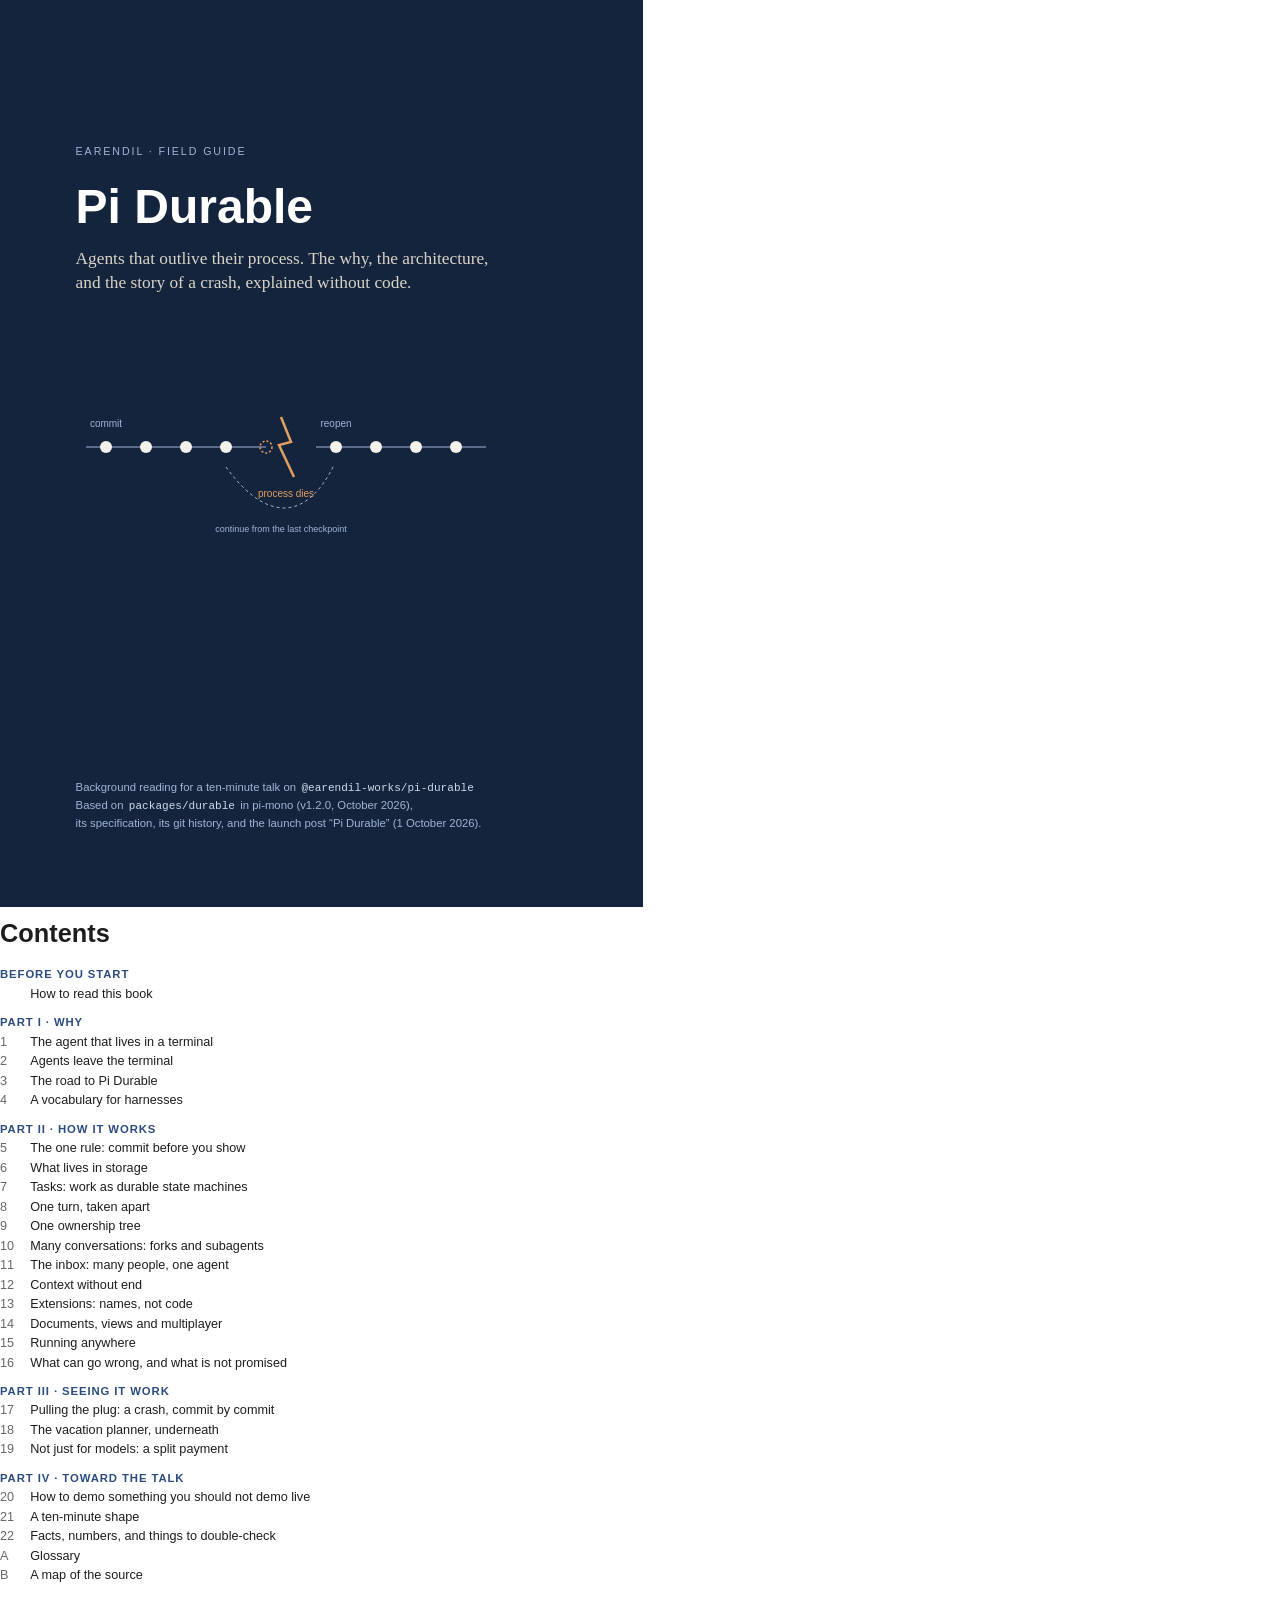
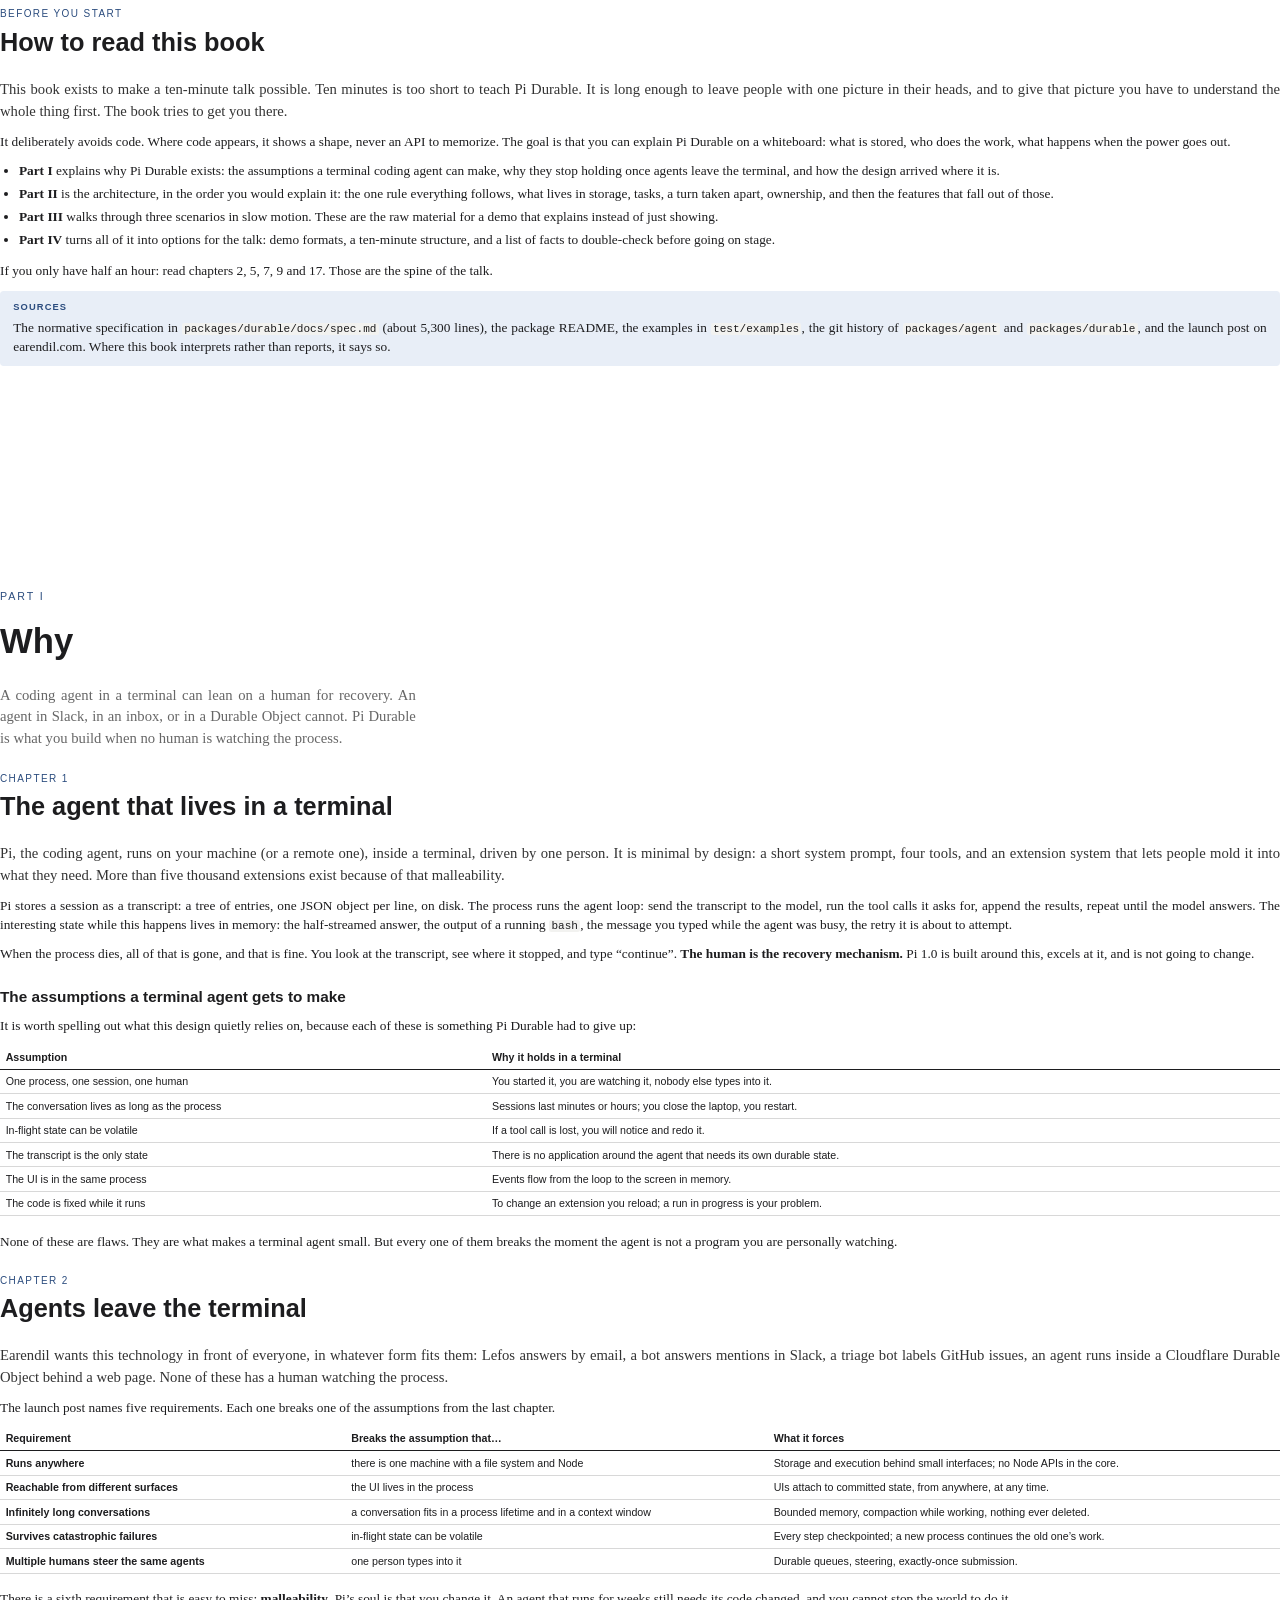
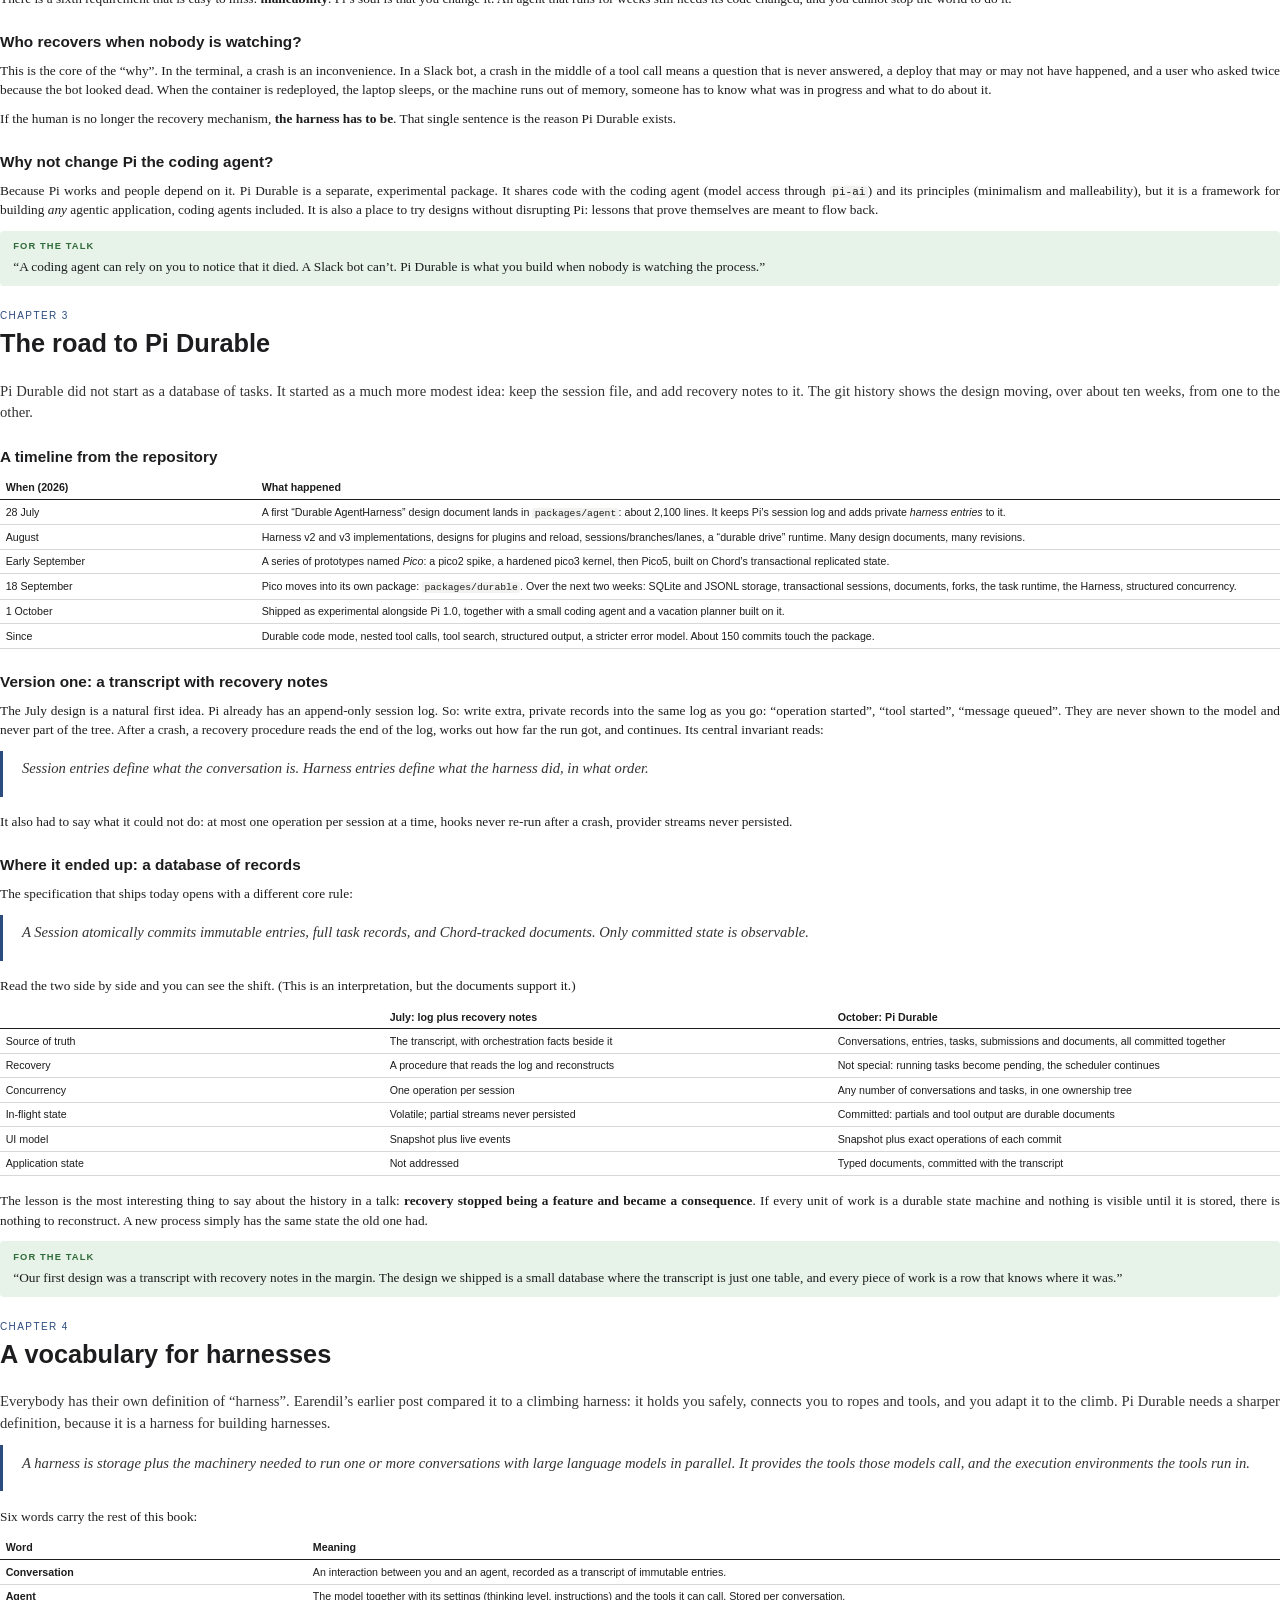
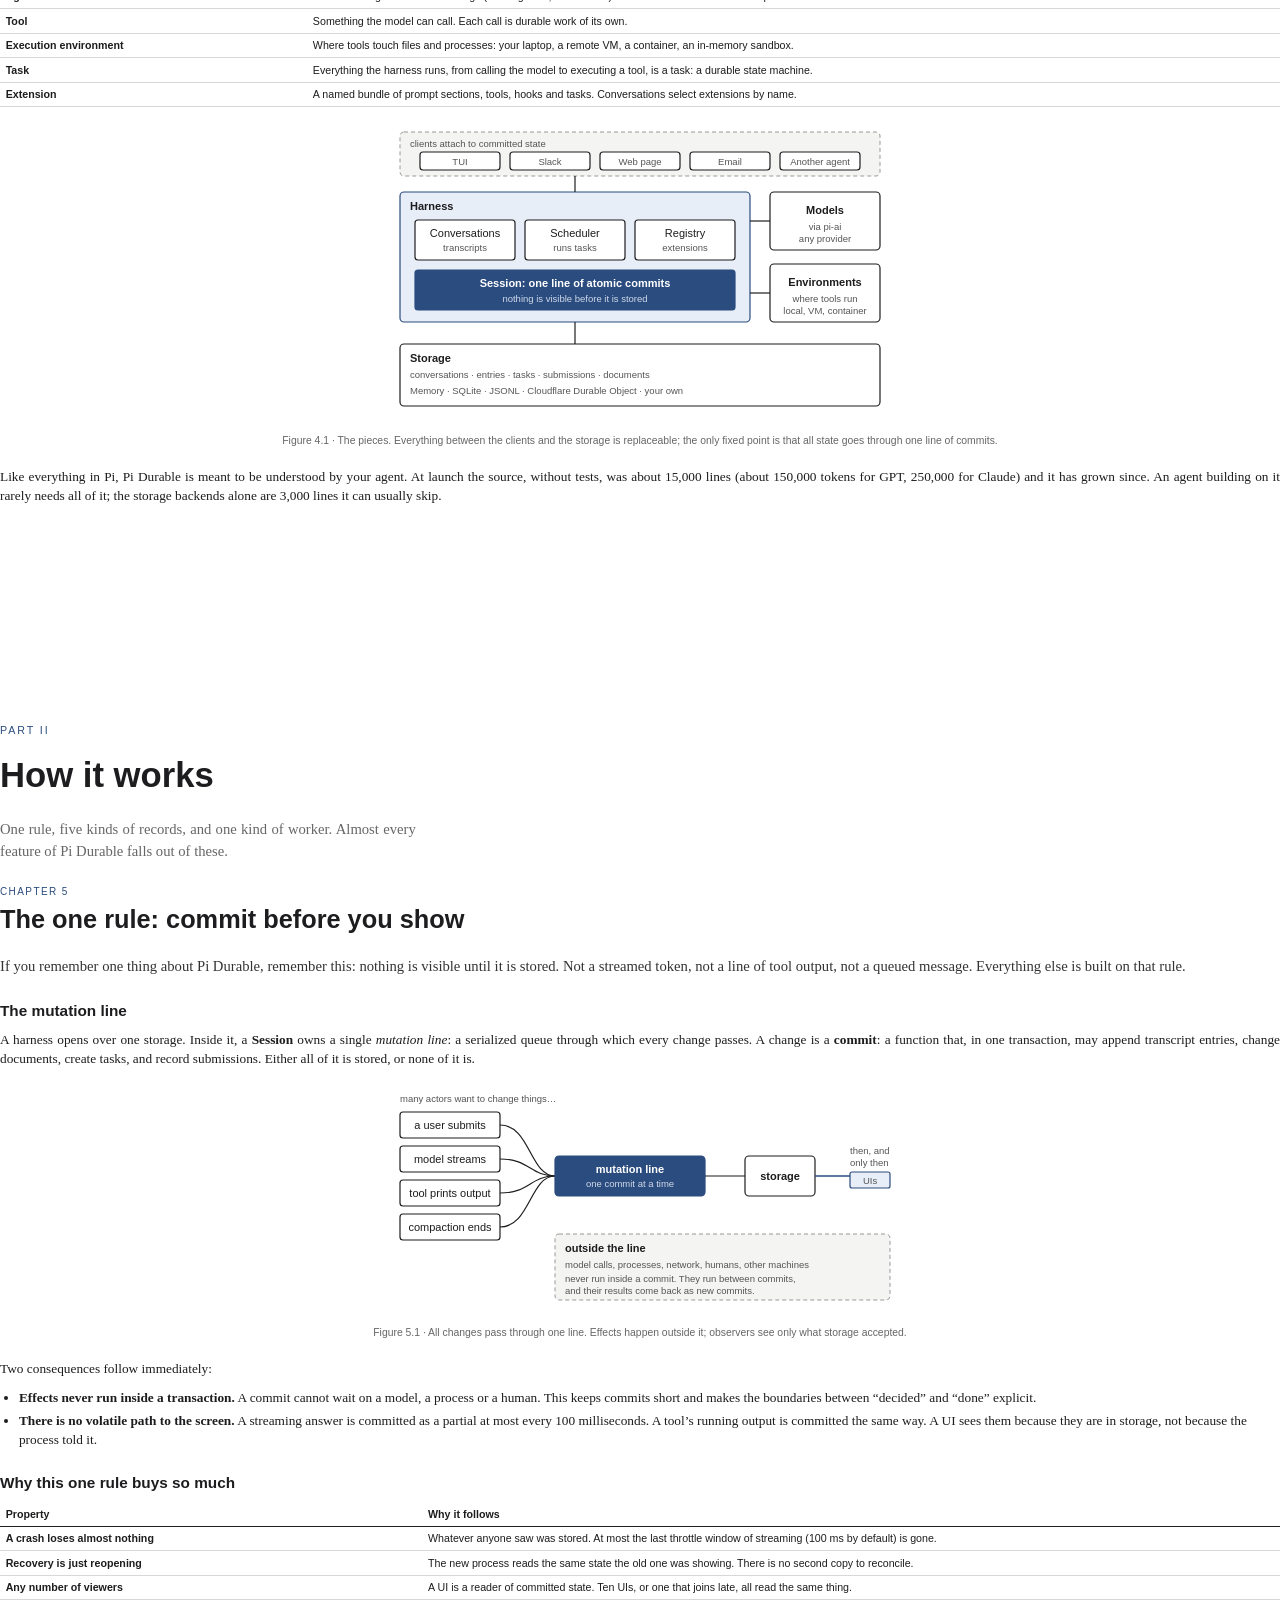
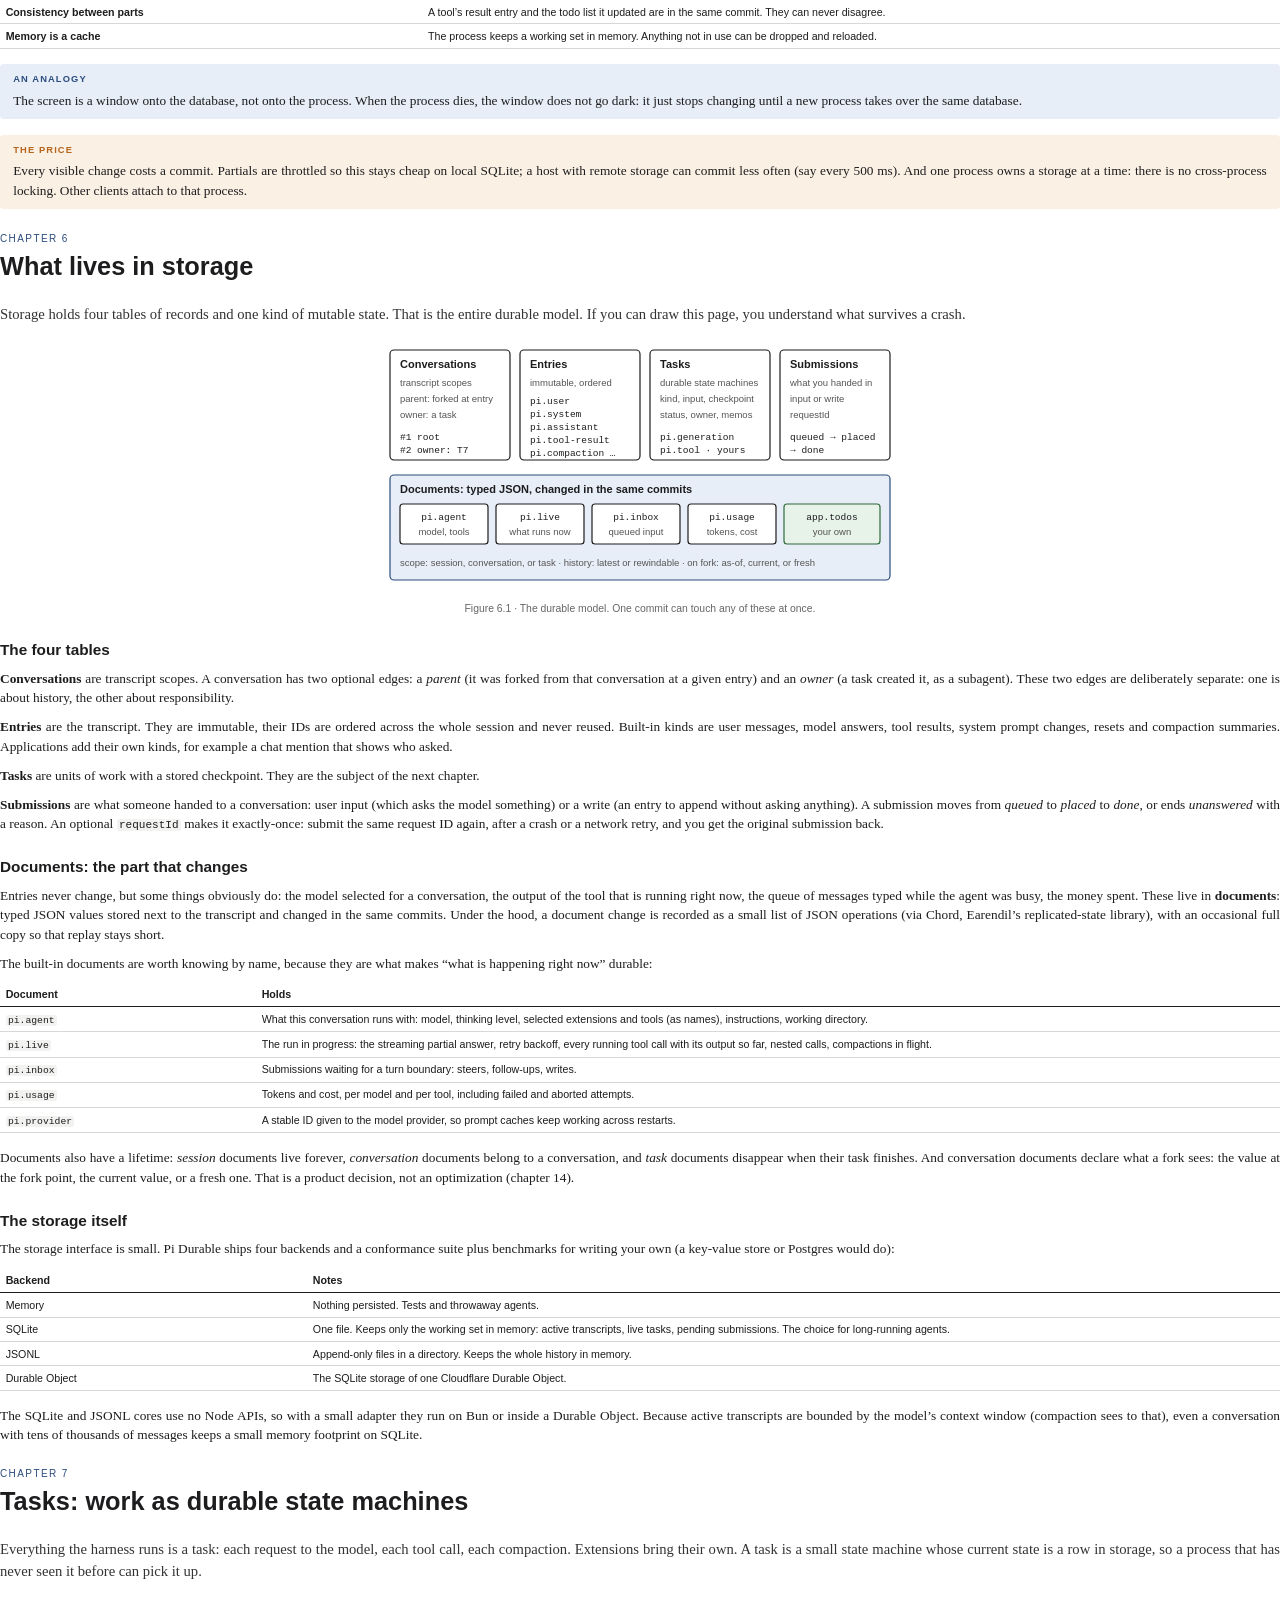
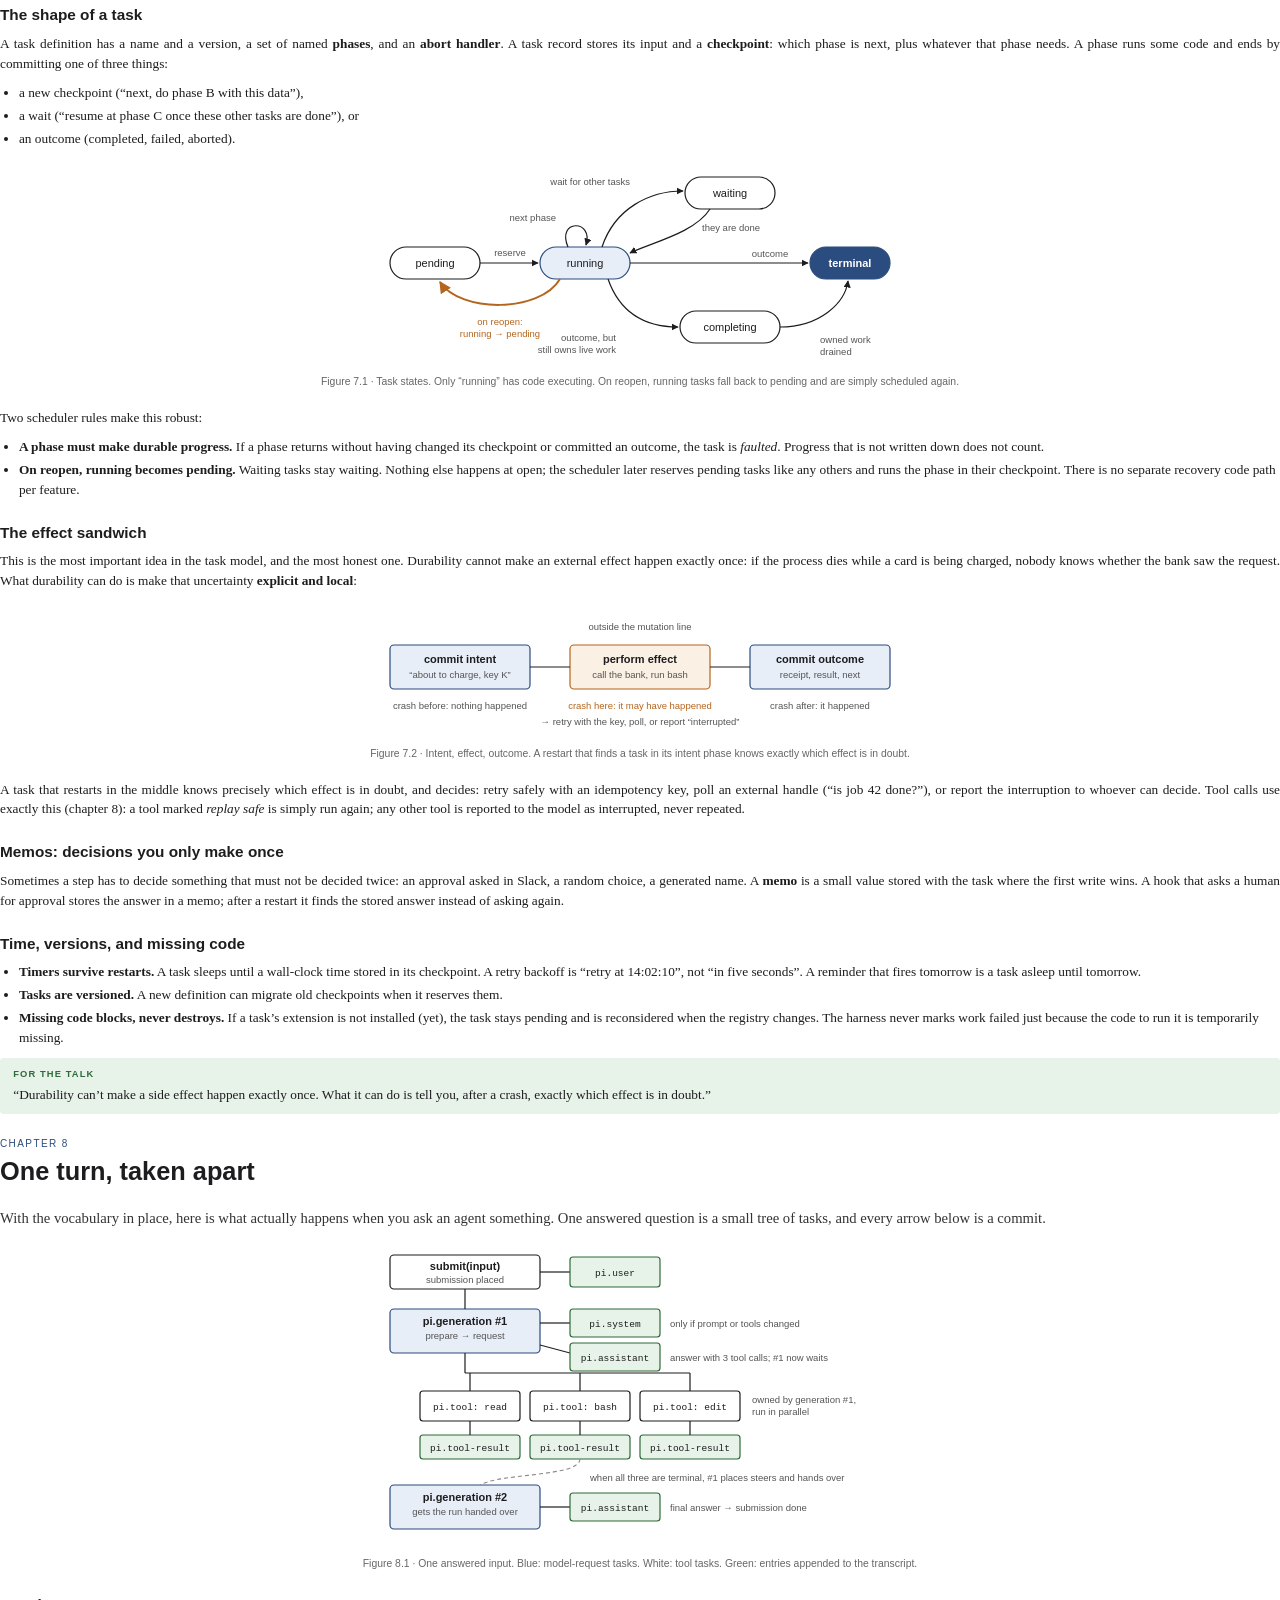
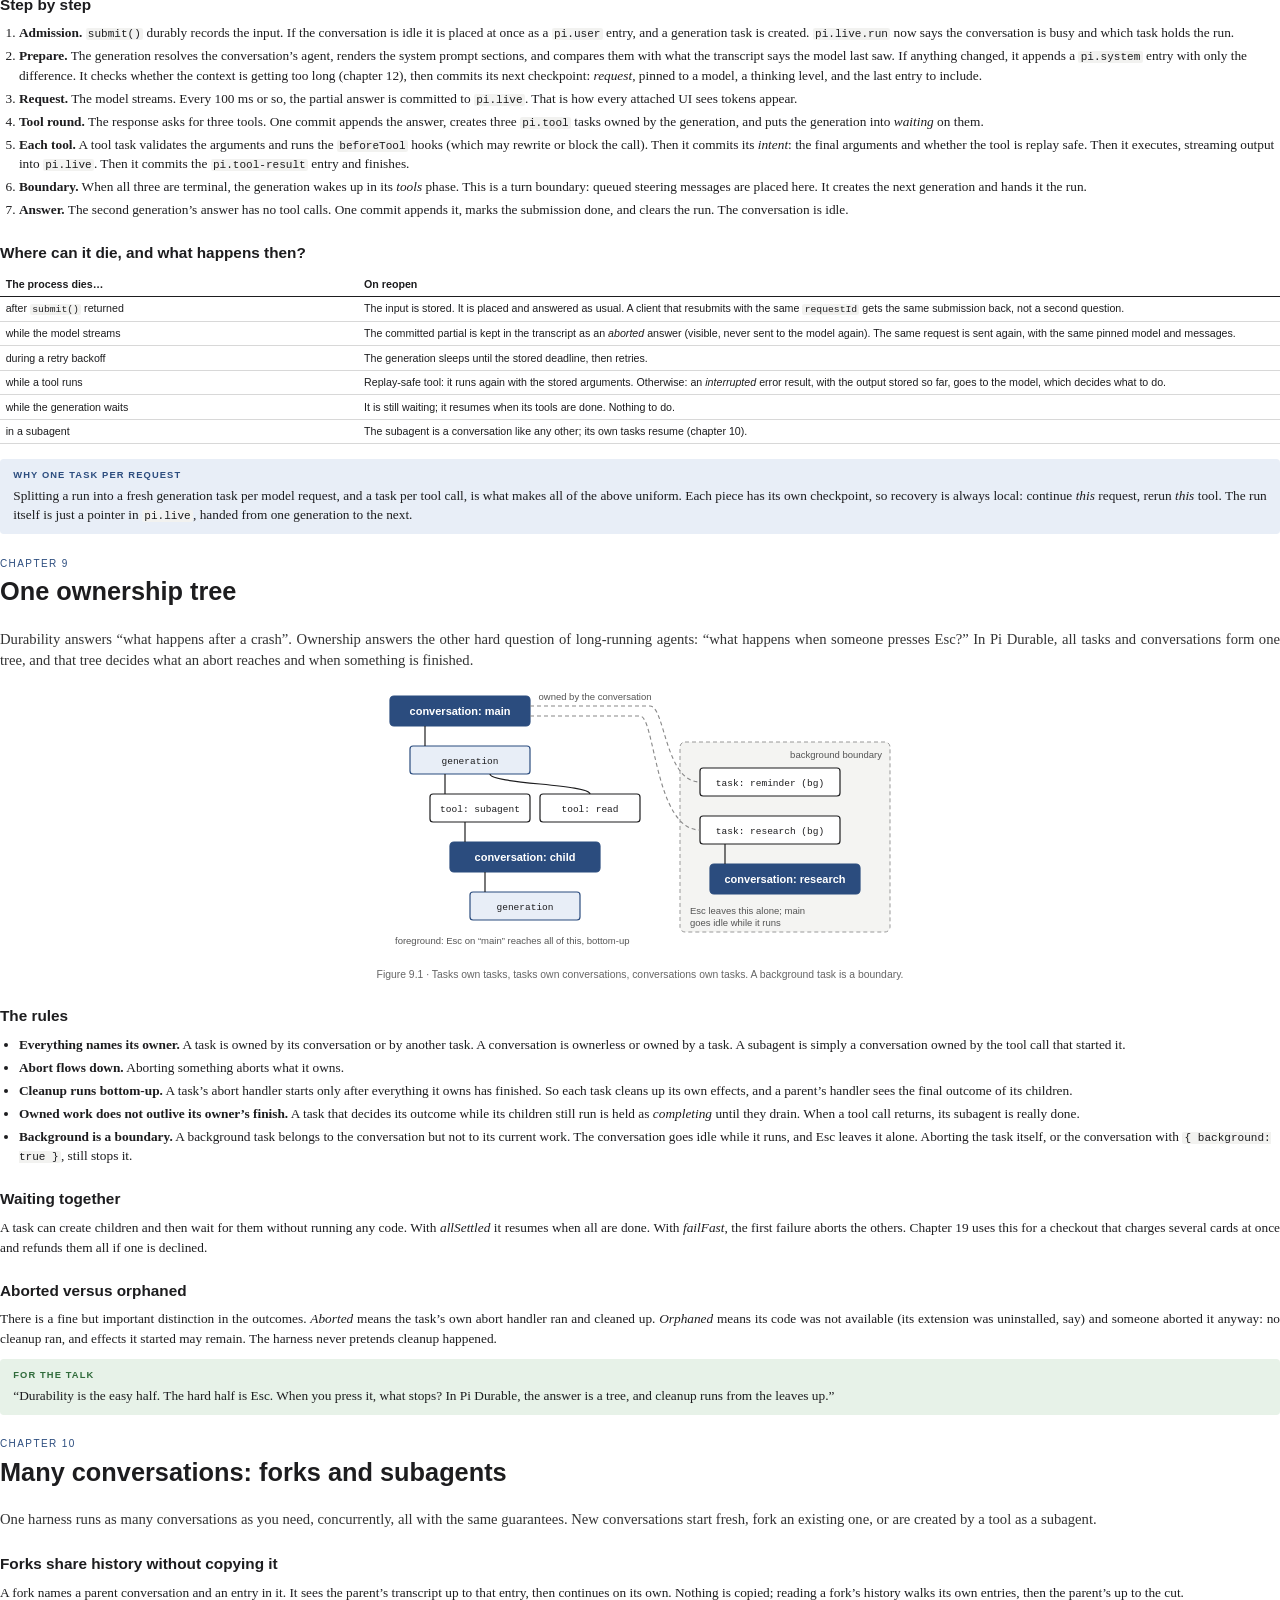
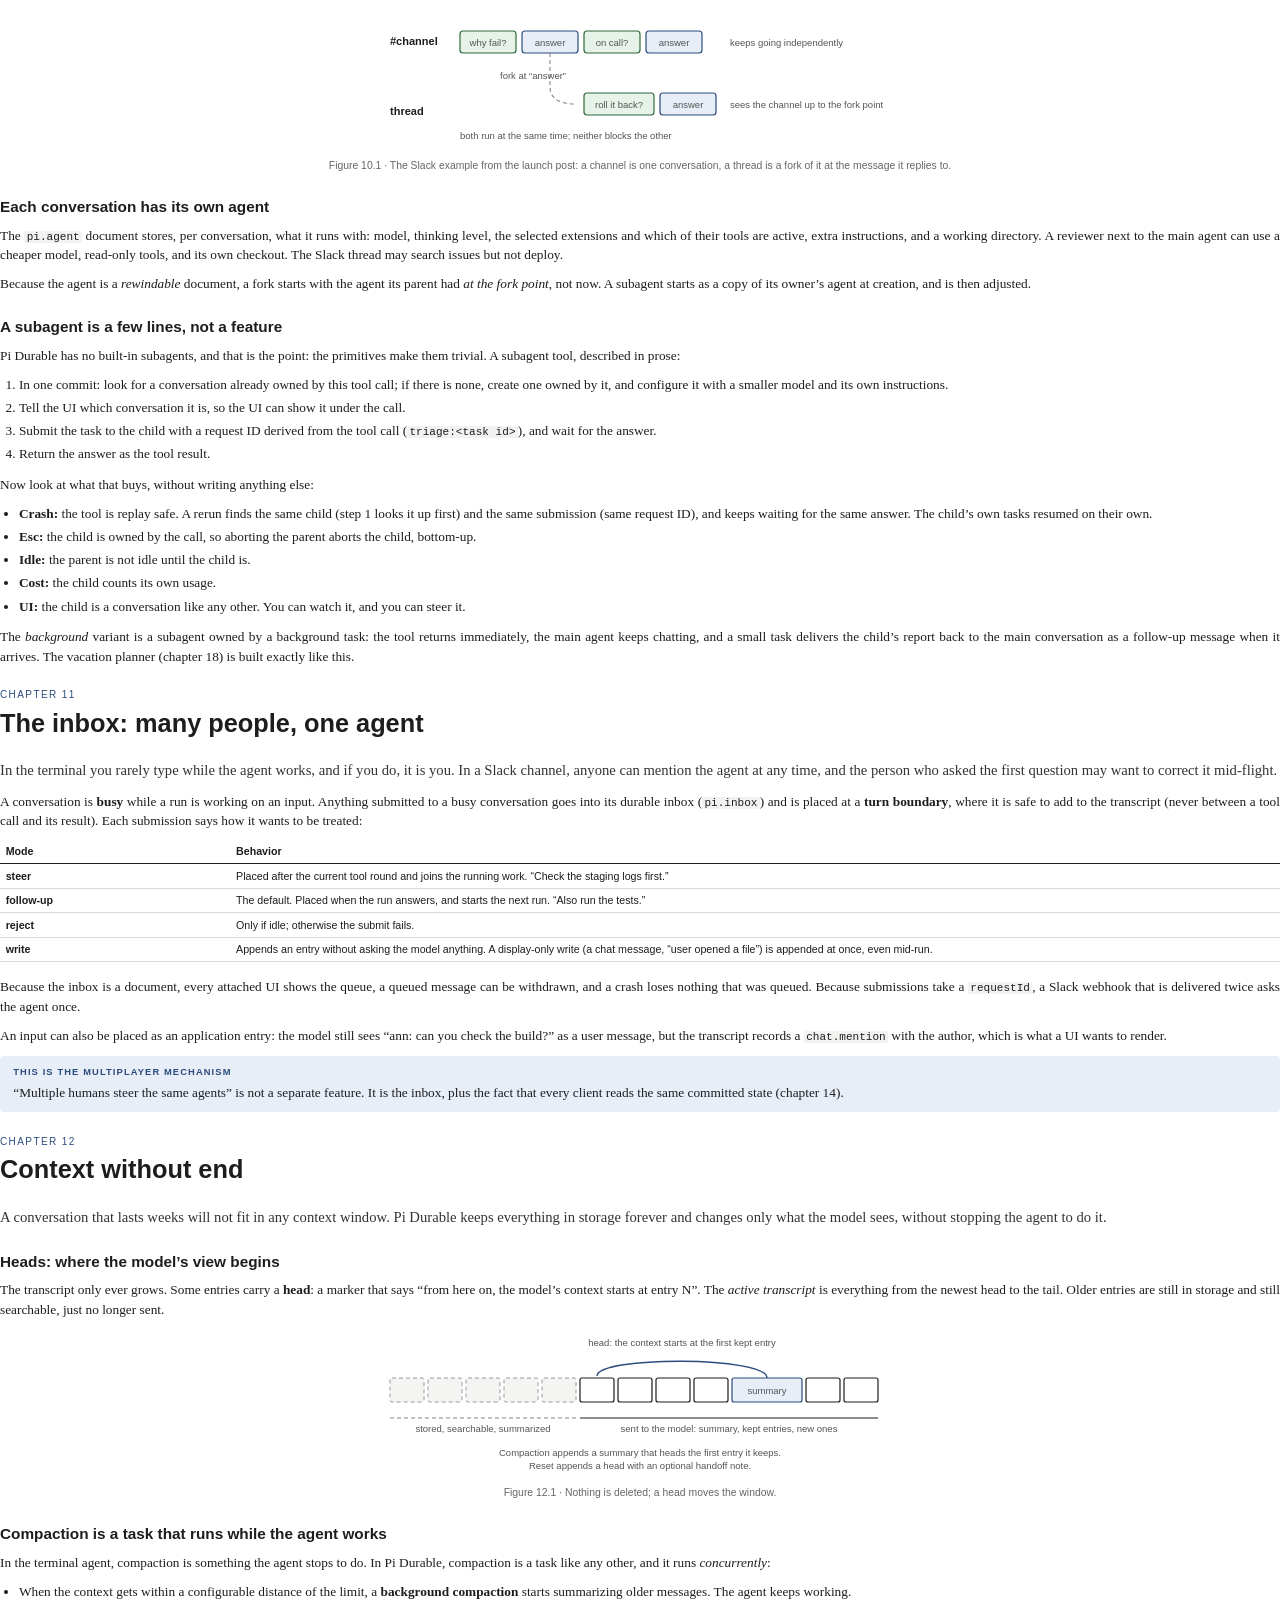
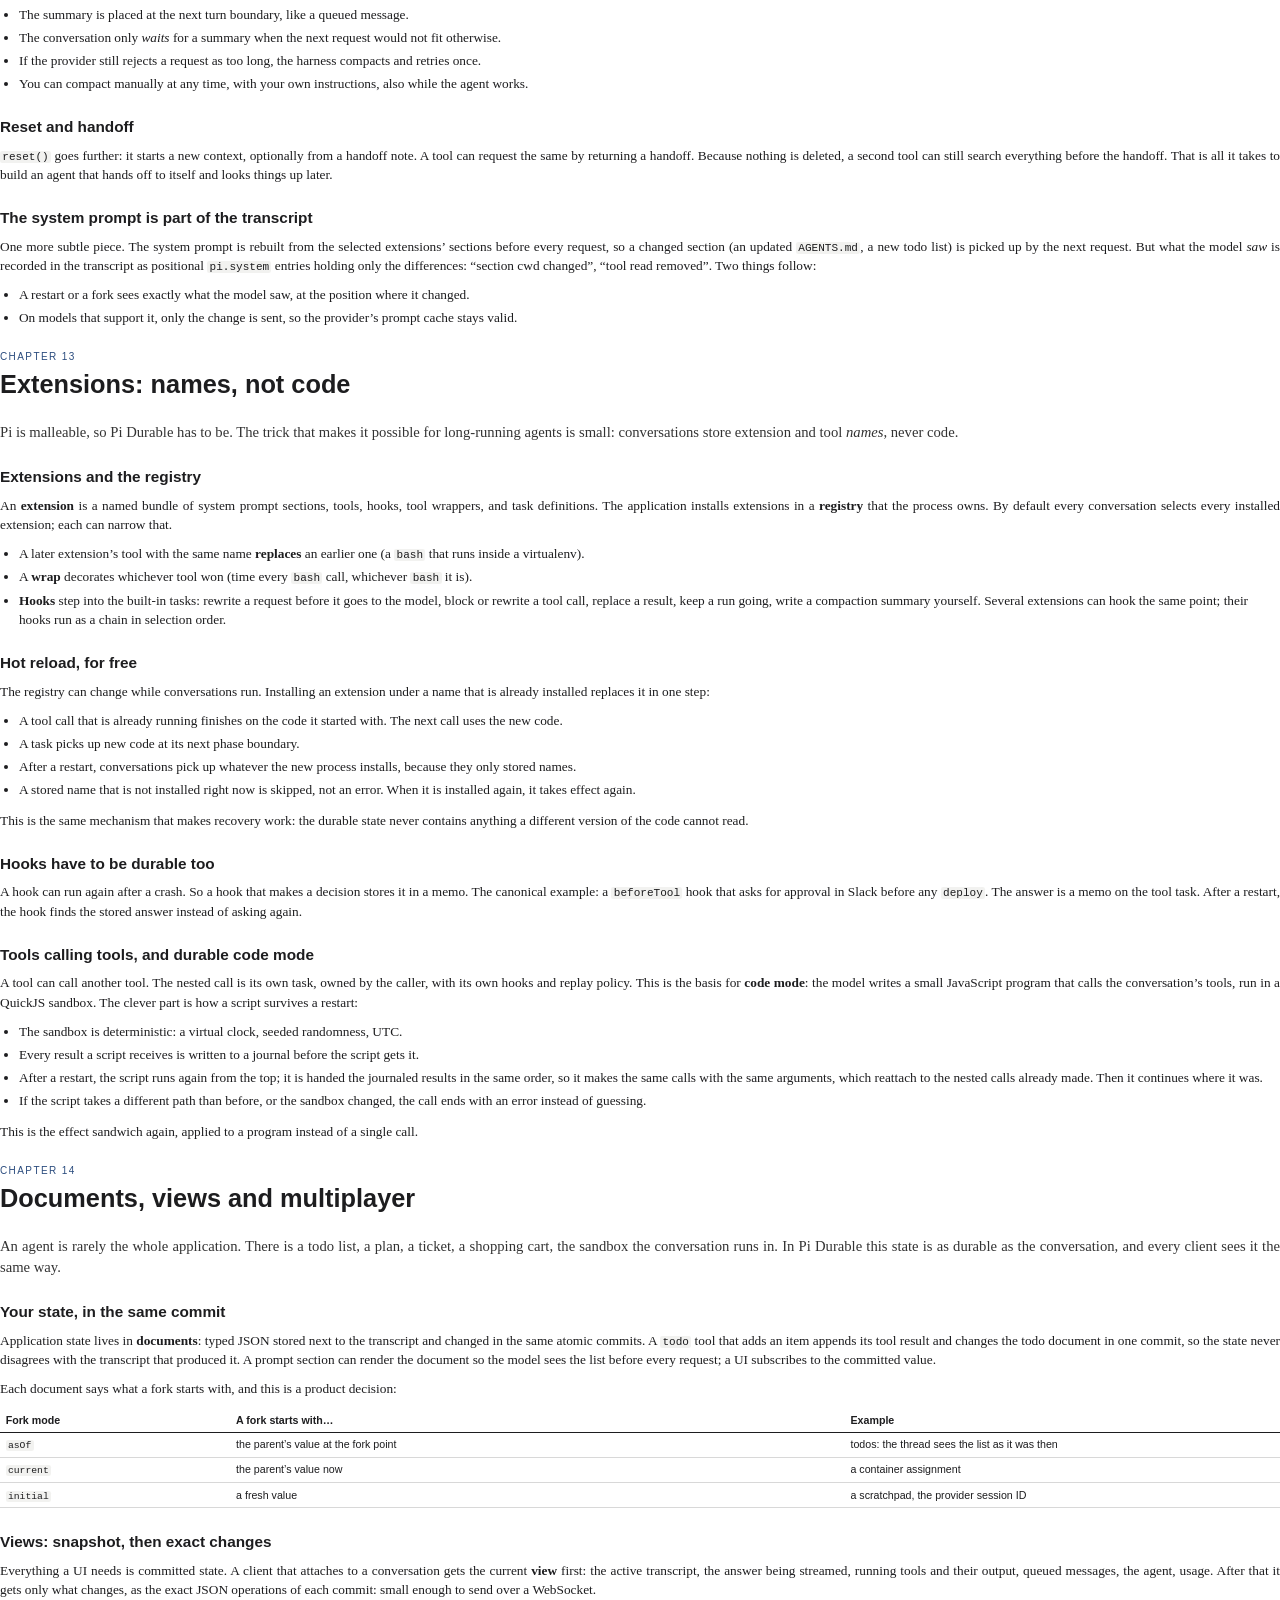
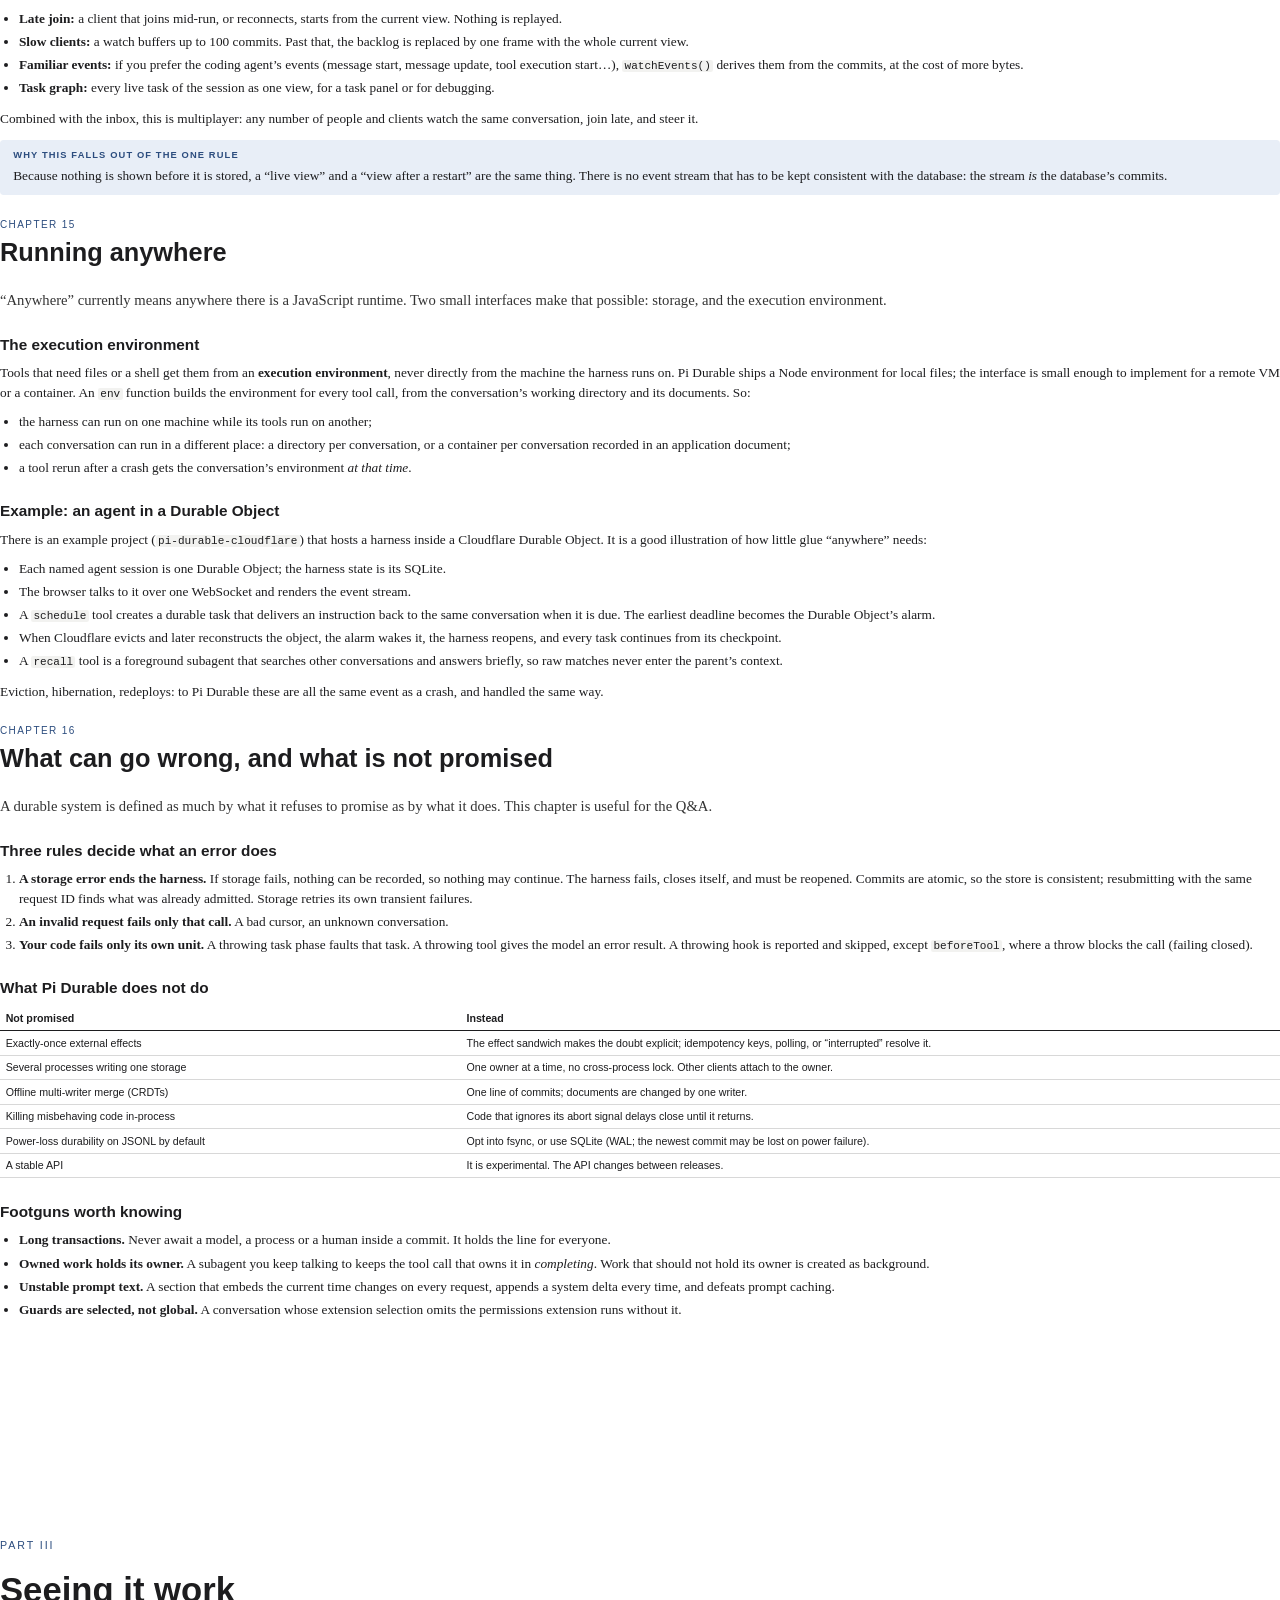
<file: dynamic/pi-durable/book/book.html>
<!doctype html>
<html lang="en"><head><meta charset="utf-8"><title>Pi Durable: A Field Guide</title>
<link rel="stylesheet" href="style.css"></head><body>
<section class="cover">
	<div class="kicker">Earendil · Field Guide</div>
	<h1>Pi Durable</h1>
	<div class="subtitle">Agents that outlive their process. The why, the architecture, and the story of a crash, explained without code.</div>
	<svg width="420" height="200" viewBox="0 0 420 200">
		<!-- a transcript strip with commits, a crash and a resume -->
		<g stroke="#9fb4d6" stroke-width="1.2" fill="none">
			<line x1="10" y1="100" x2="190" y2="100"/>
			<line x1="240" y1="100" x2="410" y2="100"/>
		</g>
		<g fill="#f4f1ea">
			<circle cx="30" cy="100" r="6"/><circle cx="70" cy="100" r="6"/><circle cx="110" cy="100" r="6"/><circle cx="150" cy="100" r="6"/>
			<circle cx="260" cy="100" r="6"/><circle cx="300" cy="100" r="6"/><circle cx="340" cy="100" r="6"/><circle cx="380" cy="100" r="6"/>
		</g>
		<circle cx="190" cy="100" r="6" fill="none" stroke="#e0a060" stroke-width="1.5" stroke-dasharray="2 2"/>
		<path d="M205 70 L215 95 L203 98 L218 130" stroke="#e0a060" stroke-width="2.5" fill="none"/>
		<text x="30" y="80" fill="#9fb4d6" font-size="10" text-anchor="middle">commit</text>
		<text x="210" y="150" fill="#e0a060" font-size="10" text-anchor="middle">process dies</text>
		<text x="260" y="80" fill="#9fb4d6" font-size="10" text-anchor="middle">reopen</text>
		<path d="M150 120 C 190 175, 230 175, 258 118" stroke="#9fb4d6" stroke-width="1" fill="none" stroke-dasharray="3 3"/>
		<text x="205" y="185" fill="#9fb4d6" font-size="9" text-anchor="middle">continue from the last checkpoint</text>
	</svg>
	<div class="meta">
		Background reading for a ten-minute talk on <code style="background:none;color:#cfd9ea">@earendil-works/pi-durable</code><br>
		Based on <code style="background:none;color:#cfd9ea">packages/durable</code> in pi-mono (v1.2.0, October 2026),<br>
		its specification, its git history, and the launch post “Pi Durable” (1 October 2026).
	</div>
</section>

<section class="toc">
	<h2>Contents</h2>
	<div class="tp">Before you start</div>
	<ol><li><span></span>How to read this book</li></ol>
	<div class="tp">Part I · Why</div>
	<ol>
		<li><span>1</span>The agent that lives in a terminal</li>
		<li><span>2</span>Agents leave the terminal</li>
		<li><span>3</span>The road to Pi Durable</li>
		<li><span>4</span>A vocabulary for harnesses</li>
	</ol>
	<div class="tp">Part II · How it works</div>
	<ol>
		<li><span>5</span>The one rule: commit before you show</li>
		<li><span>6</span>What lives in storage</li>
		<li><span>7</span>Tasks: work as durable state machines</li>
		<li><span>8</span>One turn, taken apart</li>
		<li><span>9</span>One ownership tree</li>
		<li><span>10</span>Many conversations: forks and subagents</li>
		<li><span>11</span>The inbox: many people, one agent</li>
		<li><span>12</span>Context without end</li>
		<li><span>13</span>Extensions: names, not code</li>
		<li><span>14</span>Documents, views and multiplayer</li>
		<li><span>15</span>Running anywhere</li>
		<li><span>16</span>What can go wrong, and what is not promised</li>
	</ol>
	<div class="tp">Part III · Seeing it work</div>
	<ol>
		<li><span>17</span>Pulling the plug: a crash, commit by commit</li>
		<li><span>18</span>The vacation planner, underneath</li>
		<li><span>19</span>Not just for models: a split payment</li>
	</ol>
	<div class="tp">Part IV · Toward the talk</div>
	<ol>
		<li><span>20</span>How to demo something you should not demo live</li>
		<li><span>21</span>A ten-minute shape</li>
		<li><span>22</span>Facts, numbers, and things to double-check</li>
		<li><span>A</span>Glossary</li>
		<li><span>B</span>A map of the source</li>
	</ol>
</section>

<section class="chapter">
	<div class="kicker">Before you start</div>
	<h2>How to read this book</h2>
	<p class="lead">This book exists to make a ten-minute talk possible. Ten minutes is too short to teach Pi Durable. It is long enough to leave people with one picture in their heads, and to give that picture you have to understand the whole thing first. The book tries to get you there.</p>
	<p>It deliberately avoids code. Where code appears, it shows a shape, never an API to memorize. The goal is that you can explain Pi Durable on a whiteboard: what is stored, who does the work, what happens when the power goes out.</p>
	<ul>
		<li><strong>Part I</strong> explains why Pi Durable exists: the assumptions a terminal coding agent can make, why they stop holding once agents leave the terminal, and how the design arrived where it is.</li>
		<li><strong>Part II</strong> is the architecture, in the order you would explain it: the one rule everything follows, what lives in storage, tasks, a turn taken apart, ownership, and then the features that fall out of those.</li>
		<li><strong>Part III</strong> walks through three scenarios in slow motion. These are the raw material for a demo that explains instead of just showing.</li>
		<li><strong>Part IV</strong> turns all of it into options for the talk: demo formats, a ten-minute structure, and a list of facts to double-check before going on stage.</li>
	</ul>
	<p>If you only have half an hour: read chapters 2, 5, 7, 9 and 17. Those are the spine of the talk.</p>
	<div class="box">
		<span class="label">Sources</span>
		<p>The normative specification in <code>packages/durable/docs/spec.md</code> (about 5,300 lines), the package README, the examples in <code>test/examples</code>, the git history of <code>packages/agent</code> and <code>packages/durable</code>, and the launch post on earendil.com. Where this book interprets rather than reports, it says so.</p>
	</div>
</section>

<section class="part">
	<div class="kicker">Part I</div>
	<h1>Why</h1>
	<p>A coding agent in a terminal can lean on a human for recovery. An agent in Slack, in an inbox, or in a Durable Object cannot. Pi Durable is what you build when no human is watching the process.</p>
</section>

<section class="chapter">
	<div class="kicker">Chapter 1</div>
	<h2>The agent that lives in a terminal</h2>
	<p class="lead">Pi, the coding agent, runs on your machine (or a remote one), inside a terminal, driven by one person. It is minimal by design: a short system prompt, four tools, and an extension system that lets people mold it into what they need. More than five thousand extensions exist because of that malleability.</p>
	<p>Pi stores a session as a transcript: a tree of entries, one JSON object per line, on disk. The process runs the agent loop: send the transcript to the model, run the tool calls it asks for, append the results, repeat until the model answers. The interesting state while this happens lives in memory: the half-streamed answer, the output of a running <code>bash</code>, the message you typed while the agent was busy, the retry it is about to attempt.</p>
	<p>When the process dies, all of that is gone, and that is fine. You look at the transcript, see where it stopped, and type “continue”. <strong>The human is the recovery mechanism.</strong> Pi 1.0 is built around this, excels at it, and is not going to change.</p>

	<h3>The assumptions a terminal agent gets to make</h3>
	<p>It is worth spelling out what this design quietly relies on, because each of these is something Pi Durable had to give up:</p>
	<table>
		<tr><th style="width:38%">Assumption</th><th>Why it holds in a terminal</th></tr>
		<tr><td>One process, one session, one human</td><td>You started it, you are watching it, nobody else types into it.</td></tr>
		<tr><td>The conversation lives as long as the process</td><td>Sessions last minutes or hours; you close the laptop, you restart.</td></tr>
		<tr><td>In-flight state can be volatile</td><td>If a tool call is lost, you will notice and redo it.</td></tr>
		<tr><td>The transcript is the only state</td><td>There is no application around the agent that needs its own durable state.</td></tr>
		<tr><td>The UI is in the same process</td><td>Events flow from the loop to the screen in memory.</td></tr>
		<tr><td>The code is fixed while it runs</td><td>To change an extension you reload; a run in progress is your problem.</td></tr>
	</table>
	<p>None of these are flaws. They are what makes a terminal agent small. But every one of them breaks the moment the agent is not a program you are personally watching.</p>
</section>

<section class="chapter">
	<div class="kicker">Chapter 2</div>
	<h2>Agents leave the terminal</h2>
	<p class="lead">Earendil wants this technology in front of everyone, in whatever form fits them: Lefos answers by email, a bot answers mentions in Slack, a triage bot labels GitHub issues, an agent runs inside a Cloudflare Durable Object behind a web page. None of these has a human watching the process.</p>
	<p>The launch post names five requirements. Each one breaks one of the assumptions from the last chapter.</p>
	<table>
		<tr><th style="width:27%">Requirement</th><th style="width:33%">Breaks the assumption that…</th><th>What it forces</th></tr>
		<tr><td><strong>Runs anywhere</strong></td><td>there is one machine with a file system and Node</td><td>Storage and execution behind small interfaces; no Node APIs in the core.</td></tr>
		<tr><td><strong>Reachable from different surfaces</strong></td><td>the UI lives in the process</td><td>UIs attach to committed state, from anywhere, at any time.</td></tr>
		<tr><td><strong>Infinitely long conversations</strong></td><td>a conversation fits in a process lifetime and in a context window</td><td>Bounded memory, compaction while working, nothing ever deleted.</td></tr>
		<tr><td><strong>Survives catastrophic failures</strong></td><td>in-flight state can be volatile</td><td>Every step checkpointed; a new process continues the old one’s work.</td></tr>
		<tr><td><strong>Multiple humans steer the same agents</strong></td><td>one person types into it</td><td>Durable queues, steering, exactly-once submission.</td></tr>
	</table>
	<p>There is a sixth requirement that is easy to miss: <strong>malleability</strong>. Pi’s soul is that you change it. An agent that runs for weeks still needs its code changed, and you cannot stop the world to do it.</p>

	<h3>Who recovers when nobody is watching?</h3>
	<p>This is the core of the “why”. In the terminal, a crash is an inconvenience. In a Slack bot, a crash in the middle of a tool call means a question that is never answered, a deploy that may or may not have happened, and a user who asked twice because the bot looked dead. When the container is redeployed, the laptop sleeps, or the machine runs out of memory, someone has to know what was in progress and what to do about it.</p>
	<p>If the human is no longer the recovery mechanism, <strong>the harness has to be</strong>. That single sentence is the reason Pi Durable exists.</p>

	<h3>Why not change Pi the coding agent?</h3>
	<p>Because Pi works and people depend on it. Pi Durable is a separate, experimental package. It shares code with the coding agent (model access through <code>pi-ai</code>) and its principles (minimalism and malleability), but it is a framework for building <em>any</em> agentic application, coding agents included. It is also a place to try designs without disrupting Pi: lessons that prove themselves are meant to flow back.</p>
	<div class="box talk">
		<span class="label">For the talk</span>
		<p>“A coding agent can rely on you to notice that it died. A Slack bot can’t. Pi Durable is what you build when nobody is watching the process.”</p>
	</div>
</section>

<section class="chapter">
	<div class="kicker">Chapter 3</div>
	<h2>The road to Pi Durable</h2>
	<p class="lead">Pi Durable did not start as a database of tasks. It started as a much more modest idea: keep the session file, and add recovery notes to it. The git history shows the design moving, over about ten weeks, from one to the other.</p>

	<h3>A timeline from the repository</h3>
	<table>
		<tr><th style="width:20%">When (2026)</th><th>What happened</th></tr>
		<tr><td>28 July</td><td>A first “Durable AgentHarness” design document lands in <code>packages/agent</code>: about 2,100 lines. It keeps Pi’s session log and adds private <em>harness entries</em> to it.</td></tr>
		<tr><td>August</td><td>Harness v2 and v3 implementations, designs for plugins and reload, sessions/branches/lanes, a “durable drive” runtime. Many design documents, many revisions.</td></tr>
		<tr><td>Early September</td><td>A series of prototypes named <em>Pico</em>: a pico2 spike, a hardened pico3 kernel, then Pico5, built on Chord’s transactional replicated state.</td></tr>
		<tr><td>18 September</td><td>Pico moves into its own package: <code>packages/durable</code>. Over the next two weeks: SQLite and JSONL storage, transactional sessions, documents, forks, the task runtime, the Harness, structured concurrency.</td></tr>
		<tr><td>1 October</td><td>Shipped as experimental alongside Pi 1.0, together with a small coding agent and a vacation planner built on it.</td></tr>
		<tr><td>Since</td><td>Durable code mode, nested tool calls, tool search, structured output, a stricter error model. About 150 commits touch the package.</td></tr>
	</table>

	<h3>Version one: a transcript with recovery notes</h3>
	<p>The July design is a natural first idea. Pi already has an append-only session log. So: write extra, private records into the same log as you go: “operation started”, “tool started”, “message queued”. They are never shown to the model and never part of the tree. After a crash, a recovery procedure reads the end of the log, works out how far the run got, and continues. Its central invariant reads:</p>
	<blockquote><p>Session entries define what the conversation is. Harness entries define what the harness did, in what order.</p></blockquote>
	<p>It also had to say what it could not do: at most one operation per session at a time, hooks never re-run after a crash, provider streams never persisted.</p>

	<h3>Where it ended up: a database of records</h3>
	<p>The specification that ships today opens with a different core rule:</p>
	<blockquote><p>A Session atomically commits immutable entries, full task records, and Chord-tracked documents. Only committed state is observable.</p></blockquote>
	<p>Read the two side by side and you can see the shift. (This is an interpretation, but the documents support it.)</p>
	<table>
		<tr><th style="width:30%"></th><th style="width:35%">July: log plus recovery notes</th><th>October: Pi Durable</th></tr>
		<tr><td>Source of truth</td><td>The transcript, with orchestration facts beside it</td><td>Conversations, entries, tasks, submissions and documents, all committed together</td></tr>
		<tr><td>Recovery</td><td>A procedure that reads the log and reconstructs</td><td>Not special: running tasks become pending, the scheduler continues</td></tr>
		<tr><td>Concurrency</td><td>One operation per session</td><td>Any number of conversations and tasks, in one ownership tree</td></tr>
		<tr><td>In-flight state</td><td>Volatile; partial streams never persisted</td><td>Committed: partials and tool output are durable documents</td></tr>
		<tr><td>UI model</td><td>Snapshot plus live events</td><td>Snapshot plus exact operations of each commit</td></tr>
		<tr><td>Application state</td><td>Not addressed</td><td>Typed documents, committed with the transcript</td></tr>
	</table>
	<p>The lesson is the most interesting thing to say about the history in a talk: <strong>recovery stopped being a feature and became a consequence</strong>. If every unit of work is a durable state machine and nothing is visible until it is stored, there is nothing to reconstruct. A new process simply has the same state the old one had.</p>
	<div class="box talk">
		<span class="label">For the talk</span>
		<p>“Our first design was a transcript with recovery notes in the margin. The design we shipped is a small database where the transcript is just one table, and every piece of work is a row that knows where it was.”</p>
	</div>
</section>

<section class="chapter">
	<div class="kicker">Chapter 4</div>
	<h2>A vocabulary for harnesses</h2>
	<p class="lead">Everybody has their own definition of “harness”. Earendil’s earlier post compared it to a climbing harness: it holds you safely, connects you to ropes and tools, and you adapt it to the climb. Pi Durable needs a sharper definition, because it is a harness for building harnesses.</p>
	<blockquote><p>A harness is storage plus the machinery needed to run one or more conversations with large language models in parallel. It provides the tools those models call, and the execution environments the tools run in.</p></blockquote>
	<p>Six words carry the rest of this book:</p>
	<table>
		<tr><th style="width:24%">Word</th><th>Meaning</th></tr>
		<tr><td><strong>Conversation</strong></td><td>An interaction between you and an agent, recorded as a transcript of immutable entries.</td></tr>
		<tr><td><strong>Agent</strong></td><td>The model together with its settings (thinking level, instructions) and the tools it can call. Stored per conversation.</td></tr>
		<tr><td><strong>Tool</strong></td><td>Something the model can call. Each call is durable work of its own.</td></tr>
		<tr><td><strong>Execution environment</strong></td><td>Where tools touch files and processes: your laptop, a remote VM, a container, an in-memory sandbox.</td></tr>
		<tr><td><strong>Task</strong></td><td>Everything the harness runs, from calling the model to executing a tool, is a task: a durable state machine.</td></tr>
		<tr><td><strong>Extension</strong></td><td>A named bundle of prompt sections, tools, hooks and tasks. Conversations select extensions by name.</td></tr>
	</table>
	<figure>
		<svg width="520" height="300" viewBox="0 0 520 300">
			<!-- clients -->
			<rect class="boxq" x="20" y="10" width="480" height="44" rx="4"/>
			<text class="ts" x="30" y="25">clients attach to committed state</text>
			<rect class="box" x="40" y="30" width="80" height="18" rx="3"/><text class="ts" x="80" y="43" text-anchor="middle">TUI</text>
			<rect class="box" x="130" y="30" width="80" height="18" rx="3"/><text class="ts" x="170" y="43" text-anchor="middle">Slack</text>
			<rect class="box" x="220" y="30" width="80" height="18" rx="3"/><text class="ts" x="260" y="43" text-anchor="middle">Web page</text>
			<rect class="box" x="310" y="30" width="80" height="18" rx="3"/><text class="ts" x="350" y="43" text-anchor="middle">Email</text>
			<rect class="box" x="400" y="30" width="80" height="18" rx="3"/><text class="ts" x="440" y="43" text-anchor="middle">Another agent</text>
			<!-- harness -->
			<rect class="boxa" x="20" y="70" width="350" height="130" rx="4"/>
			<text class="tb" x="30" y="88">Harness</text>
			<rect class="box" x="35" y="98" width="100" height="40" rx="3"/><text class="t" x="85" y="115" text-anchor="middle">Conversations</text><text class="ts" x="85" y="129" text-anchor="middle">transcripts</text>
			<rect class="box" x="145" y="98" width="100" height="40" rx="3"/><text class="t" x="195" y="115" text-anchor="middle">Scheduler</text><text class="ts" x="195" y="129" text-anchor="middle">runs tasks</text>
			<rect class="box" x="255" y="98" width="100" height="40" rx="3"/><text class="t" x="305" y="115" text-anchor="middle">Registry</text><text class="ts" x="305" y="129" text-anchor="middle">extensions</text>
			<rect class="boxd" x="35" y="148" width="320" height="40" rx="3"/><text class="tw" x="195" y="165" text-anchor="middle">Session: one line of atomic commits</text><text class="ts" x="195" y="180" text-anchor="middle" style="fill:#cfd9ea">nothing is visible before it is stored</text>
			<!-- side -->
			<rect class="box" x="390" y="70" width="110" height="58" rx="4"/><text class="tb" x="445" y="92" text-anchor="middle">Models</text><text class="ts" x="445" y="108" text-anchor="middle">via pi-ai</text><text class="ts" x="445" y="120" text-anchor="middle">any provider</text>
			<rect class="box" x="390" y="142" width="110" height="58" rx="4"/><text class="tb" x="445" y="164" text-anchor="middle">Environments</text><text class="ts" x="445" y="180" text-anchor="middle">where tools run</text><text class="ts" x="445" y="192" text-anchor="middle">local, VM, container</text>
			<!-- storage -->
			<rect class="box" x="20" y="222" width="480" height="62" rx="4"/>
			<text class="tb" x="30" y="240">Storage</text>
			<text class="ts" x="30" y="256">conversations · entries · tasks · submissions · documents</text>
			<text class="ts" x="30" y="272">Memory · SQLite · JSONL · Cloudflare Durable Object · your own</text>
			<!-- arrows -->
			<line class="line" x1="195" y1="54" x2="195" y2="70"/>
			<line class="line" x1="195" y1="200" x2="195" y2="222"/>
			<line class="line" x1="370" y1="99" x2="390" y2="99"/>
			<line class="line" x1="370" y1="171" x2="390" y2="171"/>
		</svg>
		<figcaption>Figure 4.1 · The pieces. Everything between the clients and the storage is replaceable; the only fixed point is that all state goes through one line of commits.</figcaption>
	</figure>
	<p>Like everything in Pi, Pi Durable is meant to be understood by your agent. At launch the source, without tests, was about 15,000 lines (about 150,000 tokens for GPT, 250,000 for Claude) and it has grown since. An agent building on it rarely needs all of it; the storage backends alone are 3,000 lines it can usually skip.</p>
</section>
<section class="part">
	<div class="kicker">Part II</div>
	<h1>How it works</h1>
	<p>One rule, five kinds of records, and one kind of worker. Almost every feature of Pi Durable falls out of these.</p>
</section>

<section class="chapter">
	<div class="kicker">Chapter 5</div>
	<h2>The one rule: commit before you show</h2>
	<p class="lead">If you remember one thing about Pi Durable, remember this: nothing is visible until it is stored. Not a streamed token, not a line of tool output, not a queued message. Everything else is built on that rule.</p>

	<h3>The mutation line</h3>
	<p>A harness opens over one storage. Inside it, a <strong>Session</strong> owns a single <em>mutation line</em>: a serialized queue through which every change passes. A change is a <strong>commit</strong>: a function that, in one transaction, may append transcript entries, change documents, create tasks, and record submissions. Either all of it is stored, or none of it is.</p>
	<figure>
		<svg width="520" height="230" viewBox="0 0 520 230">
			<text class="ts" x="20" y="18">many actors want to change things…</text>
			<rect class="box" x="20" y="28" width="100" height="26" rx="3"/><text class="t" x="70" y="45" text-anchor="middle">a user submits</text>
			<rect class="box" x="20" y="62" width="100" height="26" rx="3"/><text class="t" x="70" y="79" text-anchor="middle">model streams</text>
			<rect class="box" x="20" y="96" width="100" height="26" rx="3"/><text class="t" x="70" y="113" text-anchor="middle">tool prints output</text>
			<rect class="box" x="20" y="130" width="100" height="26" rx="3"/><text class="t" x="70" y="147" text-anchor="middle">compaction ends</text>
			<path class="line" d="M120 41 C 150 41, 150 92, 175 92"/>
			<path class="line" d="M120 75 C 150 75, 150 92, 175 92"/>
			<path class="line" d="M120 109 C 150 109, 150 92, 175 92"/>
			<path class="line" d="M120 143 C 150 143, 150 92, 175 92"/>
			<rect class="boxd" x="175" y="72" width="150" height="40" rx="4"/>
			<text class="tw" x="250" y="89" text-anchor="middle">mutation line</text>
			<text class="ts" x="250" y="103" text-anchor="middle" style="fill:#cfd9ea">one commit at a time</text>
			<line class="line" x1="325" y1="92" x2="365" y2="92"/>
			<rect class="box" x="365" y="72" width="70" height="40" rx="4"/><text class="tb" x="400" y="96" text-anchor="middle">storage</text>
			<line class="linea" x1="435" y1="92" x2="470" y2="92"/>
			<text class="ts" x="470" y="70">then, and</text><text class="ts" x="470" y="82">only then</text>
			<rect class="boxa" x="470" y="88" width="40" height="16" rx="2"/><text class="ts" x="490" y="100" text-anchor="middle">UIs</text>
			<rect class="boxq" x="175" y="150" width="335" height="66" rx="4"/>
			<text class="tb" x="185" y="168">outside the line</text>
			<text class="ts" x="185" y="184">model calls, processes, network, humans, other machines</text>
			<text class="ts" x="185" y="198">never run inside a commit. They run between commits,</text>
			<text class="ts" x="185" y="210">and their results come back as new commits.</text>
		</svg>
		<figcaption>Figure 5.1 · All changes pass through one line. Effects happen outside it; observers see only what storage accepted.</figcaption>
	</figure>
	<p>Two consequences follow immediately:</p>
	<ul>
		<li><strong>Effects never run inside a transaction.</strong> A commit cannot wait on a model, a process or a human. This keeps commits short and makes the boundaries between “decided” and “done” explicit.</li>
		<li><strong>There is no volatile path to the screen.</strong> A streaming answer is committed as a partial at most every 100 milliseconds. A tool’s running output is committed the same way. A UI sees them because they are in storage, not because the process told it.</li>
	</ul>

	<h3>Why this one rule buys so much</h3>
	<table>
		<tr><th style="width:33%">Property</th><th>Why it follows</th></tr>
		<tr><td><strong>A crash loses almost nothing</strong></td><td>Whatever anyone saw was stored. At most the last throttle window of streaming (100 ms by default) is gone.</td></tr>
		<tr><td><strong>Recovery is just reopening</strong></td><td>The new process reads the same state the old one was showing. There is no second copy to reconcile.</td></tr>
		<tr><td><strong>Any number of viewers</strong></td><td>A UI is a reader of committed state. Ten UIs, or one that joins late, all read the same thing.</td></tr>
		<tr><td><strong>Consistency between parts</strong></td><td>A tool’s result entry and the todo list it updated are in the same commit. They can never disagree.</td></tr>
		<tr><td><strong>Memory is a cache</strong></td><td>The process keeps a working set in memory. Anything not in use can be dropped and reloaded.</td></tr>
	</table>
	<div class="box">
		<span class="label">An analogy</span>
		<p>The screen is a window onto the database, not onto the process. When the process dies, the window does not go dark: it just stops changing until a new process takes over the same database.</p>
	</div>
	<div class="box warn">
		<span class="label">The price</span>
		<p>Every visible change costs a commit. Partials are throttled so this stays cheap on local SQLite; a host with remote storage can commit less often (say every 500 ms). And one process owns a storage at a time: there is no cross-process locking. Other clients attach to that process.</p>
	</div>
</section>

<section class="chapter">
	<div class="kicker">Chapter 6</div>
	<h2>What lives in storage</h2>
	<p class="lead">Storage holds four tables of records and one kind of mutable state. That is the entire durable model. If you can draw this page, you understand what survives a crash.</p>
	<figure>
		<svg width="520" height="250" viewBox="0 0 520 250">
			<rect class="box" x="10" y="10" width="120" height="110" rx="4"/>
			<text class="tb" x="20" y="28">Conversations</text>
			<text class="ts" x="20" y="46">transcript scopes</text>
			<text class="ts" x="20" y="62">parent: forked at entry</text>
			<text class="ts" x="20" y="78">owner: a task</text>
			<text class="mono" x="20" y="100">#1 root</text>
			<text class="mono" x="20" y="113">#2 owner: T7</text>

			<rect class="box" x="140" y="10" width="120" height="110" rx="4"/>
			<text class="tb" x="150" y="28">Entries</text>
			<text class="ts" x="150" y="46">immutable, ordered</text>
			<text class="mono" x="150" y="64">pi.user</text>
			<text class="mono" x="150" y="77">pi.system</text>
			<text class="mono" x="150" y="90">pi.assistant</text>
			<text class="mono" x="150" y="103">pi.tool-result</text>
			<text class="mono" x="150" y="116">pi.compaction …</text>

			<rect class="box" x="270" y="10" width="120" height="110" rx="4"/>
			<text class="tb" x="280" y="28">Tasks</text>
			<text class="ts" x="280" y="46">durable state machines</text>
			<text class="ts" x="280" y="62">kind, input, checkpoint</text>
			<text class="ts" x="280" y="78">status, owner, memos</text>
			<text class="mono" x="280" y="100">pi.generation</text>
			<text class="mono" x="280" y="113">pi.tool · yours</text>

			<rect class="box" x="400" y="10" width="110" height="110" rx="4"/>
			<text class="tb" x="410" y="28">Submissions</text>
			<text class="ts" x="410" y="46">what you handed in</text>
			<text class="ts" x="410" y="62">input or write</text>
			<text class="ts" x="410" y="78">requestId</text>
			<text class="mono" x="410" y="100">queued → placed</text>
			<text class="mono" x="410" y="113">→ done</text>

			<rect class="boxa" x="10" y="135" width="500" height="105" rx="4"/>
			<text class="tb" x="20" y="153">Documents: typed JSON, changed in the same commits</text>
			<rect class="box" x="20" y="164" width="88" height="40" rx="3"/><text class="mono" x="64" y="180" text-anchor="middle">pi.agent</text><text class="ts" x="64" y="195" text-anchor="middle">model, tools</text>
			<rect class="box" x="116" y="164" width="88" height="40" rx="3"/><text class="mono" x="160" y="180" text-anchor="middle">pi.live</text><text class="ts" x="160" y="195" text-anchor="middle">what runs now</text>
			<rect class="box" x="212" y="164" width="88" height="40" rx="3"/><text class="mono" x="256" y="180" text-anchor="middle">pi.inbox</text><text class="ts" x="256" y="195" text-anchor="middle">queued input</text>
			<rect class="box" x="308" y="164" width="88" height="40" rx="3"/><text class="mono" x="352" y="180" text-anchor="middle">pi.usage</text><text class="ts" x="352" y="195" text-anchor="middle">tokens, cost</text>
			<rect class="boxg" x="404" y="164" width="96" height="40" rx="3"/><text class="mono" x="452" y="180" text-anchor="middle">app.todos</text><text class="ts" x="452" y="195" text-anchor="middle">your own</text>
			<text class="ts" x="20" y="226">scope: session, conversation, or task · history: latest or rewindable · on fork: as-of, current, or fresh</text>
		</svg>
		<figcaption>Figure 6.1 · The durable model. One commit can touch any of these at once.</figcaption>
	</figure>

	<h3>The four tables</h3>
	<p><strong>Conversations</strong> are transcript scopes. A conversation has two optional edges: a <em>parent</em> (it was forked from that conversation at a given entry) and an <em>owner</em> (a task created it, as a subagent). These two edges are deliberately separate: one is about history, the other about responsibility.</p>
	<p><strong>Entries</strong> are the transcript. They are immutable, their IDs are ordered across the whole session and never reused. Built-in kinds are user messages, model answers, tool results, system prompt changes, resets and compaction summaries. Applications add their own kinds, for example a chat mention that shows who asked.</p>
	<p><strong>Tasks</strong> are units of work with a stored checkpoint. They are the subject of the next chapter.</p>
	<p><strong>Submissions</strong> are what someone handed to a conversation: user input (which asks the model something) or a write (an entry to append without asking anything). A submission moves from <em>queued</em> to <em>placed</em> to <em>done</em>, or ends <em>unanswered</em> with a reason. An optional <code>requestId</code> makes it exactly-once: submit the same request ID again, after a crash or a network retry, and you get the original submission back.</p>

	<h3>Documents: the part that changes</h3>
	<p>Entries never change, but some things obviously do: the model selected for a conversation, the output of the tool that is running right now, the queue of messages typed while the agent was busy, the money spent. These live in <strong>documents</strong>: typed JSON values stored next to the transcript and changed in the same commits. Under the hood, a document change is recorded as a small list of JSON operations (via Chord, Earendil’s replicated-state library), with an occasional full copy so that replay stays short.</p>
	<p>The built-in documents are worth knowing by name, because they are what makes “what is happening right now” durable:</p>
	<table>
		<tr><th style="width:20%">Document</th><th>Holds</th></tr>
		<tr><td><code>pi.agent</code></td><td>What this conversation runs with: model, thinking level, selected extensions and tools (as names), instructions, working directory.</td></tr>
		<tr><td><code>pi.live</code></td><td>The run in progress: the streaming partial answer, retry backoff, every running tool call with its output so far, nested calls, compactions in flight.</td></tr>
		<tr><td><code>pi.inbox</code></td><td>Submissions waiting for a turn boundary: steers, follow-ups, writes.</td></tr>
		<tr><td><code>pi.usage</code></td><td>Tokens and cost, per model and per tool, including failed and aborted attempts.</td></tr>
		<tr><td><code>pi.provider</code></td><td>A stable ID given to the model provider, so prompt caches keep working across restarts.</td></tr>
	</table>
	<p>Documents also have a lifetime: <em>session</em> documents live forever, <em>conversation</em> documents belong to a conversation, and <em>task</em> documents disappear when their task finishes. And conversation documents declare what a fork sees: the value at the fork point, the current value, or a fresh one. That is a product decision, not an optimization (chapter 14).</p>

	<h3>The storage itself</h3>
	<p>The storage interface is small. Pi Durable ships four backends and a conformance suite plus benchmarks for writing your own (a key-value store or Postgres would do):</p>
	<table>
		<tr><th style="width:24%">Backend</th><th>Notes</th></tr>
		<tr><td>Memory</td><td>Nothing persisted. Tests and throwaway agents.</td></tr>
		<tr><td>SQLite</td><td>One file. Keeps only the working set in memory: active transcripts, live tasks, pending submissions. The choice for long-running agents.</td></tr>
		<tr><td>JSONL</td><td>Append-only files in a directory. Keeps the whole history in memory.</td></tr>
		<tr><td>Durable Object</td><td>The SQLite storage of one Cloudflare Durable Object.</td></tr>
	</table>
	<p>The SQLite and JSONL cores use no Node APIs, so with a small adapter they run on Bun or inside a Durable Object. Because active transcripts are bounded by the model’s context window (compaction sees to that), even a conversation with tens of thousands of messages keeps a small memory footprint on SQLite.</p>
</section>

<section class="chapter">
	<div class="kicker">Chapter 7</div>
	<h2>Tasks: work as durable state machines</h2>
	<p class="lead">Everything the harness runs is a task: each request to the model, each tool call, each compaction. Extensions bring their own. A task is a small state machine whose current state is a row in storage, so a process that has never seen it before can pick it up.</p>

	<h3>The shape of a task</h3>
	<p>A task definition has a name and a version, a set of named <strong>phases</strong>, and an <strong>abort handler</strong>. A task record stores its input and a <strong>checkpoint</strong>: which phase is next, plus whatever that phase needs. A phase runs some code and ends by committing one of three things:</p>
	<ul>
		<li>a new checkpoint (“next, do phase B with this data”),</li>
		<li>a wait (“resume at phase C once these other tasks are done”), or</li>
		<li>an outcome (completed, failed, aborted).</li>
	</ul>
	<figure>
		<svg width="520" height="200" viewBox="0 0 520 200">
			<defs><marker id="ah7" viewBox="0 0 10 10" refX="9" refY="5" markerWidth="6" markerHeight="6" orient="auto-start-reverse"><path d="M0 0 L10 5 L0 10 z" fill="#1d1d1f"/></marker>
			<marker id="ah7w" viewBox="0 0 10 10" refX="9" refY="5" markerWidth="6" markerHeight="6" orient="auto-start-reverse"><path d="M0 0 L10 5 L0 10 z" fill="#b5651d"/></marker></defs>
			<rect class="box" x="10" y="84" width="90" height="32" rx="16"/><text class="t" x="55" y="104" text-anchor="middle">pending</text>
			<rect class="boxa" x="160" y="84" width="90" height="32" rx="16"/><text class="t" x="205" y="104" text-anchor="middle">running</text>
			<rect class="box" x="305" y="14" width="90" height="32" rx="16"/><text class="t" x="350" y="34" text-anchor="middle">waiting</text>
			<rect class="box" x="300" y="148" width="100" height="32" rx="16"/><text class="t" x="350" y="168" text-anchor="middle">completing</text>
			<rect class="boxd" x="430" y="84" width="80" height="32" rx="16"/><text class="tw" x="470" y="104" text-anchor="middle">terminal</text>
			<line class="line" x1="100" y1="100" x2="158" y2="100" marker-end="url(#ah7)"/>
			<text class="ts" x="130" y="93" text-anchor="middle">reserve</text>
			<path class="line" d="M222 84 C 235 45, 270 28, 303 28" marker-end="url(#ah7)"/>
			<text class="ts" x="250" y="22" text-anchor="end">wait for other tasks</text>
			<path class="line" d="M330 46 C 315 70, 270 80, 250 90" marker-end="url(#ah7)"/>
			<text class="ts" x="322" y="68">they are done</text>
			<line class="line" x1="250" y1="100" x2="428" y2="100" marker-end="url(#ah7)"/>
			<text class="ts" x="390" y="94" text-anchor="middle">outcome</text>
			<path class="line" d="M228 116 C 240 150, 265 164, 298 164" marker-end="url(#ah7)"/>
			<text class="ts" x="236" y="178" text-anchor="end">outcome, but</text><text class="ts" x="236" y="190" text-anchor="end">still owns live work</text>
			<path class="line" d="M400 164 C 440 164, 465 140, 468 118" marker-end="url(#ah7)"/>
			<text class="ts" x="440" y="180">owned work</text><text class="ts" x="440" y="192">drained</text>
			<path class="line" d="M188 84 C 176 56, 214 56, 206 82" marker-end="url(#ah7)"/>
			<text class="ts" x="176" y="58" text-anchor="end">next phase</text>
			<path class="crash" d="M180 116 C 160 150, 80 150, 60 119" marker-end="url(#ah7w)"/>
			<text class="ts" x="120" y="162" text-anchor="middle" style="fill:#b5651d">on reopen:</text><text class="ts" x="120" y="174" text-anchor="middle" style="fill:#b5651d">running → pending</text>
		</svg>
		<figcaption>Figure 7.1 · Task states. Only “running” has code executing. On reopen, running tasks fall back to pending and are simply scheduled again.</figcaption>
	</figure>
	<p>Two scheduler rules make this robust:</p>
	<ul>
		<li><strong>A phase must make durable progress.</strong> If a phase returns without having changed its checkpoint or committed an outcome, the task is <em>faulted</em>. Progress that is not written down does not count.</li>
		<li><strong>On reopen, running becomes pending.</strong> Waiting tasks stay waiting. Nothing else happens at open; the scheduler later reserves pending tasks like any others and runs the phase in their checkpoint. There is no separate recovery code path per feature.</li>
	</ul>

	<h3>The effect sandwich</h3>
	<p>This is the most important idea in the task model, and the most honest one. Durability cannot make an external effect happen exactly once: if the process dies while a card is being charged, nobody knows whether the bank saw the request. What durability can do is make that uncertainty <strong>explicit and local</strong>:</p>
	<figure>
		<svg width="520" height="130" viewBox="0 0 520 130">
			<rect class="boxa" x="10" y="40" width="140" height="44" rx="4"/><text class="tb" x="80" y="58" text-anchor="middle">commit intent</text><text class="ts" x="80" y="73" text-anchor="middle">“about to charge, key K”</text>
			<rect class="boxw" x="190" y="40" width="140" height="44" rx="4"/><text class="tb" x="260" y="58" text-anchor="middle">perform effect</text><text class="ts" x="260" y="73" text-anchor="middle">call the bank, run bash</text>
			<rect class="boxa" x="370" y="40" width="140" height="44" rx="4"/><text class="tb" x="440" y="58" text-anchor="middle">commit outcome</text><text class="ts" x="440" y="73" text-anchor="middle">receipt, result, next</text>
			<line class="line" x1="150" y1="62" x2="190" y2="62"/><line class="line" x1="330" y1="62" x2="370" y2="62"/>
			<text class="ts" x="80" y="104" text-anchor="middle">crash before: nothing happened</text>
			<text class="ts" x="260" y="104" text-anchor="middle" style="fill:#b5651d">crash here: it may have happened</text>
			<text class="ts" x="440" y="104" text-anchor="middle">crash after: it happened</text>
			<text class="ts" x="260" y="120" text-anchor="middle">→ retry with the key, poll, or report “interrupted”</text>
			<text class="ts" x="260" y="25" text-anchor="middle">outside the mutation line</text>
		</svg>
		<figcaption>Figure 7.2 · Intent, effect, outcome. A restart that finds a task in its intent phase knows exactly which effect is in doubt.</figcaption>
	</figure>
	<p>A task that restarts in the middle knows precisely which effect is in doubt, and decides: retry safely with an idempotency key, poll an external handle (“is job 42 done?”), or report the interruption to whoever can decide. Tool calls use exactly this (chapter 8): a tool marked <em>replay safe</em> is simply run again; any other tool is reported to the model as interrupted, never repeated.</p>

	<h3>Memos: decisions you only make once</h3>
	<p>Sometimes a step has to decide something that must not be decided twice: an approval asked in Slack, a random choice, a generated name. A <strong>memo</strong> is a small value stored with the task where the first write wins. A hook that asks a human for approval stores the answer in a memo; after a restart it finds the stored answer instead of asking again.</p>

	<h3>Time, versions, and missing code</h3>
	<ul>
		<li><strong>Timers survive restarts.</strong> A task sleeps until a wall-clock time stored in its checkpoint. A retry backoff is “retry at 14:02:10”, not “in five seconds”. A reminder that fires tomorrow is a task asleep until tomorrow.</li>
		<li><strong>Tasks are versioned.</strong> A new definition can migrate old checkpoints when it reserves them.</li>
		<li><strong>Missing code blocks, never destroys.</strong> If a task’s extension is not installed (yet), the task stays pending and is reconsidered when the registry changes. The harness never marks work failed just because the code to run it is temporarily missing.</li>
	</ul>
	<div class="box talk">
		<span class="label">For the talk</span>
		<p>“Durability can’t make a side effect happen exactly once. What it can do is tell you, after a crash, exactly which effect is in doubt.”</p>
	</div>
</section>

<section class="chapter">
	<div class="kicker">Chapter 8</div>
	<h2>One turn, taken apart</h2>
	<p class="lead">With the vocabulary in place, here is what actually happens when you ask an agent something. One answered question is a small tree of tasks, and every arrow below is a commit.</p>
	<figure>
		<svg width="520" height="300" viewBox="0 0 520 300">
			<rect class="box" x="10" y="10" width="150" height="34" rx="4"/><text class="tb" x="85" y="25" text-anchor="middle">submit(input)</text><text class="ts" x="85" y="38" text-anchor="middle">submission placed</text>
			<line class="line" x1="160" y1="27" x2="190" y2="27"/>
			<rect class="boxg" x="190" y="12" width="90" height="30" rx="3"/><text class="mono" x="235" y="31" text-anchor="middle">pi.user</text>

			<rect class="boxa" x="10" y="64" width="150" height="44" rx="4"/><text class="tb" x="85" y="80" text-anchor="middle">pi.generation #1</text><text class="ts" x="85" y="94" text-anchor="middle">prepare → request</text>
			<line class="line" x1="85" y1="44" x2="85" y2="64"/>
			<line class="line" x1="160" y1="78" x2="190" y2="78"/>
			<rect class="boxg" x="190" y="64" width="90" height="28" rx="3"/><text class="mono" x="235" y="82" text-anchor="middle">pi.system</text>
			<text class="ts" x="290" y="82">only if prompt or tools changed</text>
			<line class="line" x1="160" y1="100" x2="190" y2="108"/>
			<rect class="boxg" x="190" y="98" width="90" height="28" rx="3"/><text class="mono" x="235" y="116" text-anchor="middle">pi.assistant</text>
			<text class="ts" x="290" y="116">answer with 3 tool calls; #1 now waits</text>

			<rect class="box" x="40" y="146" width="100" height="30" rx="3"/><text class="mono" x="90" y="165" text-anchor="middle">pi.tool: read</text>
			<rect class="box" x="150" y="146" width="100" height="30" rx="3"/><text class="mono" x="200" y="165" text-anchor="middle">pi.tool: bash</text>
			<rect class="box" x="260" y="146" width="100" height="30" rx="3"/><text class="mono" x="310" y="165" text-anchor="middle">pi.tool: edit</text>
			<path class="line" d="M85 108 L85 128 M90 128 L310 128 M85 128 L90 128 M90 128 L90 146 M200 128 L200 146 M310 128 L310 146"/>
			<text class="ts" x="372" y="158">owned by generation #1,</text><text class="ts" x="372" y="170">run in parallel</text>
			<rect class="boxg" x="40" y="190" width="100" height="24" rx="3"/><text class="mono" x="90" y="206" text-anchor="middle">pi.tool-result</text>
			<rect class="boxg" x="150" y="190" width="100" height="24" rx="3"/><text class="mono" x="200" y="206" text-anchor="middle">pi.tool-result</text>
			<rect class="boxg" x="260" y="190" width="100" height="24" rx="3"/><text class="mono" x="310" y="206" text-anchor="middle">pi.tool-result</text>
			<line class="line" x1="90" y1="176" x2="90" y2="190"/><line class="line" x1="200" y1="176" x2="200" y2="190"/><line class="line" x1="310" y1="176" x2="310" y2="190"/>

			<rect class="boxa" x="10" y="240" width="150" height="44" rx="4"/><text class="tb" x="85" y="256" text-anchor="middle">pi.generation #2</text><text class="ts" x="85" y="270" text-anchor="middle">gets the run handed over</text>
			<path class="dash" d="M200 214 C 200 232, 120 228, 100 240"/>
			<text class="ts" x="210" y="236">when all three are terminal, #1 places steers and hands over</text>
			<line class="line" x1="160" y1="262" x2="190" y2="262"/>
			<rect class="boxg" x="190" y="248" width="90" height="28" rx="3"/><text class="mono" x="235" y="266" text-anchor="middle">pi.assistant</text>
			<text class="ts" x="290" y="266">final answer → submission done</text>
		</svg>
		<figcaption>Figure 8.1 · One answered input. Blue: model-request tasks. White: tool tasks. Green: entries appended to the transcript.</figcaption>
	</figure>

	<h3>Step by step</h3>
	<ol>
		<li><strong>Admission.</strong> <code>submit()</code> durably records the input. If the conversation is idle it is placed at once as a <code>pi.user</code> entry, and a generation task is created. <code>pi.live.run</code> now says the conversation is busy and which task holds the run.</li>
		<li><strong>Prepare.</strong> The generation resolves the conversation’s agent, renders the system prompt sections, and compares them with what the transcript says the model last saw. If anything changed, it appends a <code>pi.system</code> entry with only the difference. It checks whether the context is getting too long (chapter 12), then commits its next checkpoint: <em>request</em>, pinned to a model, a thinking level, and the last entry to include.</li>
		<li><strong>Request.</strong> The model streams. Every 100 ms or so, the partial answer is committed to <code>pi.live</code>. That is how every attached UI sees tokens appear.</li>
		<li><strong>Tool round.</strong> The response asks for three tools. One commit appends the answer, creates three <code>pi.tool</code> tasks owned by the generation, and puts the generation into <em>waiting</em> on them.</li>
		<li><strong>Each tool.</strong> A tool task validates the arguments and runs the <code>beforeTool</code> hooks (which may rewrite or block the call). Then it commits its <em>intent</em>: the final arguments and whether the tool is replay safe. Then it executes, streaming output into <code>pi.live</code>. Then it commits the <code>pi.tool-result</code> entry and finishes.</li>
		<li><strong>Boundary.</strong> When all three are terminal, the generation wakes up in its <em>tools</em> phase. This is a turn boundary: queued steering messages are placed here. It creates the next generation and hands it the run.</li>
		<li><strong>Answer.</strong> The second generation’s answer has no tool calls. One commit appends it, marks the submission done, and clears the run. The conversation is idle.</li>
	</ol>

	<h3>Where can it die, and what happens then?</h3>
	<table>
		<tr><th style="width:28%">The process dies…</th><th>On reopen</th></tr>
		<tr><td>after <code>submit()</code> returned</td><td>The input is stored. It is placed and answered as usual. A client that resubmits with the same <code>requestId</code> gets the same submission back, not a second question.</td></tr>
		<tr><td>while the model streams</td><td>The committed partial is kept in the transcript as an <em>aborted</em> answer (visible, never sent to the model again). The same request is sent again, with the same pinned model and messages.</td></tr>
		<tr><td>during a retry backoff</td><td>The generation sleeps until the stored deadline, then retries.</td></tr>
		<tr><td>while a tool runs</td><td>Replay-safe tool: it runs again with the stored arguments. Otherwise: an <em>interrupted</em> error result, with the output stored so far, goes to the model, which decides what to do.</td></tr>
		<tr><td>while the generation waits</td><td>It is still waiting; it resumes when its tools are done. Nothing to do.</td></tr>
		<tr><td>in a subagent</td><td>The subagent is a conversation like any other; its own tasks resume (chapter 10).</td></tr>
	</table>
	<div class="box">
		<span class="label">Why one task per request</span>
		<p>Splitting a run into a fresh generation task per model request, and a task per tool call, is what makes all of the above uniform. Each piece has its own checkpoint, so recovery is always local: continue <em>this</em> request, rerun <em>this</em> tool. The run itself is just a pointer in <code>pi.live</code>, handed from one generation to the next.</p>
	</div>
</section>

<section class="chapter">
	<div class="kicker">Chapter 9</div>
	<h2>One ownership tree</h2>
	<p class="lead">Durability answers “what happens after a crash”. Ownership answers the other hard question of long-running agents: “what happens when someone presses Esc?” In Pi Durable, all tasks and conversations form one tree, and that tree decides what an abort reaches and when something is finished.</p>
	<figure>
		<svg width="520" height="270" viewBox="0 0 520 270">
			<rect class="boxd" x="10" y="10" width="140" height="30" rx="4"/><text class="tw" x="80" y="29" text-anchor="middle">conversation: main</text>
			<rect class="boxa" x="30" y="60" width="120" height="28" rx="3"/><text class="mono" x="90" y="78" text-anchor="middle">generation</text>
			<line class="line" x1="45" y1="40" x2="45" y2="60"/>
			<rect class="box" x="50" y="108" width="100" height="28" rx="3"/><text class="mono" x="100" y="126" text-anchor="middle">tool: subagent</text>
			<rect class="box" x="160" y="108" width="100" height="28" rx="3"/><text class="mono" x="210" y="126" text-anchor="middle">tool: read</text>
			<line class="line" x1="65" y1="88" x2="65" y2="108"/><path class="line" d="M110 88 C 110 98, 210 98, 210 108"/>
			<rect class="boxd" x="70" y="156" width="150" height="30" rx="4"/><text class="tw" x="145" y="175" text-anchor="middle">conversation: child</text>
			<line class="line" x1="85" y1="136" x2="85" y2="156"/>
			<rect class="boxa" x="90" y="206" width="110" height="28" rx="3"/><text class="mono" x="145" y="224" text-anchor="middle">generation</text>
			<line class="line" x1="105" y1="186" x2="105" y2="206"/>
			<text class="ts" x="15" y="258">foreground: Esc on “main” reaches all of this, bottom-up</text>

			<rect class="boxq" x="300" y="56" width="210" height="190" rx="5"/>
			<text class="ts" x="502" y="72" text-anchor="end">background boundary</text>
			<rect class="box" x="320" y="82" width="140" height="28" rx="3"/><text class="mono" x="390" y="100" text-anchor="middle">task: reminder (bg)</text>
			<path class="dash" d="M150 20 L 270 20 C 285 20, 285 96, 320 96"/>
			<rect class="box" x="320" y="130" width="140" height="28" rx="3"/><text class="mono" x="390" y="148" text-anchor="middle">task: research (bg)</text>
			<path class="dash" d="M150 30 L 260 30 C 275 30, 275 144, 320 144"/>
			<text class="ts" x="215" y="14" text-anchor="middle">owned by the conversation</text>
			<rect class="boxd" x="330" y="178" width="150" height="30" rx="4"/><text class="tw" x="405" y="197" text-anchor="middle">conversation: research</text>
			<line class="line" x1="345" y1="158" x2="345" y2="178"/>
			<text class="ts" x="310" y="228">Esc leaves this alone; main</text>
			<text class="ts" x="310" y="240">goes idle while it runs</text>
		</svg>
		<figcaption>Figure 9.1 · Tasks own tasks, tasks own conversations, conversations own tasks. A background task is a boundary.</figcaption>
	</figure>

	<h3>The rules</h3>
	<ul>
		<li><strong>Everything names its owner.</strong> A task is owned by its conversation or by another task. A conversation is ownerless or owned by a task. A subagent is simply a conversation owned by the tool call that started it.</li>
		<li><strong>Abort flows down.</strong> Aborting something aborts what it owns.</li>
		<li><strong>Cleanup runs bottom-up.</strong> A task’s abort handler starts only after everything it owns has finished. So each task cleans up its own effects, and a parent’s handler sees the final outcome of its children.</li>
		<li><strong>Owned work does not outlive its owner’s finish.</strong> A task that decides its outcome while its children still run is held as <em>completing</em> until they drain. When a tool call returns, its subagent is really done.</li>
		<li><strong>Background is a boundary.</strong> A background task belongs to the conversation but not to its current work. The conversation goes idle while it runs, and Esc leaves it alone. Aborting the task itself, or the conversation with <code>{ background: true }</code>, still stops it.</li>
	</ul>

	<h3>Waiting together</h3>
	<p>A task can create children and then wait for them without running any code. With <em>allSettled</em> it resumes when all are done. With <em>failFast</em>, the first failure aborts the others. Chapter 19 uses this for a checkout that charges several cards at once and refunds them all if one is declined.</p>

	<h3>Aborted versus orphaned</h3>
	<p>There is a fine but important distinction in the outcomes. <em>Aborted</em> means the task’s own abort handler ran and cleaned up. <em>Orphaned</em> means its code was not available (its extension was uninstalled, say) and someone aborted it anyway: no cleanup ran, and effects it started may remain. The harness never pretends cleanup happened.</p>
	<div class="box talk">
		<span class="label">For the talk</span>
		<p>“Durability is the easy half. The hard half is Esc. When you press it, what stops? In Pi Durable, the answer is a tree, and cleanup runs from the leaves up.”</p>
	</div>
</section>
<section class="chapter">
	<div class="kicker">Chapter 10</div>
	<h2>Many conversations: forks and subagents</h2>
	<p class="lead">One harness runs as many conversations as you need, concurrently, all with the same guarantees. New conversations start fresh, fork an existing one, or are created by a tool as a subagent.</p>

	<h3>Forks share history without copying it</h3>
	<p>A fork names a parent conversation and an entry in it. It sees the parent’s transcript up to that entry, then continues on its own. Nothing is copied; reading a fork’s history walks its own entries, then the parent’s up to the cut.</p>
	<figure>
		<svg width="520" height="130" viewBox="0 0 520 130">
			<text class="tb" x="10" y="28">#channel</text>
			<g>
				<rect class="boxg" x="80" y="14" width="56" height="22" rx="3"/><text class="ts" x="108" y="29" text-anchor="middle">why fail?</text>
				<rect class="boxa" x="142" y="14" width="56" height="22" rx="3"/><text class="ts" x="170" y="29" text-anchor="middle">answer</text>
				<rect class="boxg" x="204" y="14" width="56" height="22" rx="3"/><text class="ts" x="232" y="29" text-anchor="middle">on call?</text>
				<rect class="boxa" x="266" y="14" width="56" height="22" rx="3"/><text class="ts" x="294" y="29" text-anchor="middle">answer</text>
			</g>
			<text class="tb" x="10" y="98">thread</text>
			<path class="dash" d="M170 36 L170 70 C 170 82, 180 87, 195 87"/>
			<text class="ts" x="120" y="62">fork at “answer”</text>
			<rect class="boxg" x="204" y="76" width="70" height="22" rx="3"/><text class="ts" x="239" y="91" text-anchor="middle">roll it back?</text>
			<rect class="boxa" x="280" y="76" width="56" height="22" rx="3"/><text class="ts" x="308" y="91" text-anchor="middle">answer</text>
			<text class="ts" x="350" y="91">sees the channel up to the fork point</text>
			<text class="ts" x="350" y="29">keeps going independently</text>
			<text class="ts" x="80" y="122">both run at the same time; neither blocks the other</text>
		</svg>
		<figcaption>Figure 10.1 · The Slack example from the launch post: a channel is one conversation, a thread is a fork of it at the message it replies to.</figcaption>
	</figure>

	<h3>Each conversation has its own agent</h3>
	<p>The <code>pi.agent</code> document stores, per conversation, what it runs with: model, thinking level, the selected extensions and which of their tools are active, extra instructions, and a working directory. A reviewer next to the main agent can use a cheaper model, read-only tools, and its own checkout. The Slack thread may search issues but not deploy.</p>
	<p>Because the agent is a <em>rewindable</em> document, a fork starts with the agent its parent had <em>at the fork point</em>, not now. A subagent starts as a copy of its owner’s agent at creation, and is then adjusted.</p>

	<h3>A subagent is a few lines, not a feature</h3>
	<p>Pi Durable has no built-in subagents, and that is the point: the primitives make them trivial. A subagent tool, described in prose:</p>
	<ol>
		<li>In one commit: look for a conversation already owned by this tool call; if there is none, create one owned by it, and configure it with a smaller model and its own instructions.</li>
		<li>Tell the UI which conversation it is, so the UI can show it under the call.</li>
		<li>Submit the task to the child with a request ID derived from the tool call (<code>triage:&lt;task id&gt;</code>), and wait for the answer.</li>
		<li>Return the answer as the tool result.</li>
	</ol>
	<p>Now look at what that buys, without writing anything else:</p>
	<ul>
		<li><strong>Crash:</strong> the tool is replay safe. A rerun finds the same child (step 1 looks it up first) and the same submission (same request ID), and keeps waiting for the same answer. The child’s own tasks resumed on their own.</li>
		<li><strong>Esc:</strong> the child is owned by the call, so aborting the parent aborts the child, bottom-up.</li>
		<li><strong>Idle:</strong> the parent is not idle until the child is.</li>
		<li><strong>Cost:</strong> the child counts its own usage.</li>
		<li><strong>UI:</strong> the child is a conversation like any other. You can watch it, and you can steer it.</li>
	</ul>
	<p>The <em>background</em> variant is a subagent owned by a background task: the tool returns immediately, the main agent keeps chatting, and a small task delivers the child’s report back to the main conversation as a follow-up message when it arrives. The vacation planner (chapter 18) is built exactly like this.</p>
</section>

<section class="chapter">
	<div class="kicker">Chapter 11</div>
	<h2>The inbox: many people, one agent</h2>
	<p class="lead">In the terminal you rarely type while the agent works, and if you do, it is you. In a Slack channel, anyone can mention the agent at any time, and the person who asked the first question may want to correct it mid-flight.</p>
	<p>A conversation is <strong>busy</strong> while a run is working on an input. Anything submitted to a busy conversation goes into its durable inbox (<code>pi.inbox</code>) and is placed at a <strong>turn boundary</strong>, where it is safe to add to the transcript (never between a tool call and its result). Each submission says how it wants to be treated:</p>
	<table>
		<tr><th style="width:18%">Mode</th><th>Behavior</th></tr>
		<tr><td><strong>steer</strong></td><td>Placed after the current tool round and joins the running work. “Check the staging logs first.”</td></tr>
		<tr><td><strong>follow-up</strong></td><td>The default. Placed when the run answers, and starts the next run. “Also run the tests.”</td></tr>
		<tr><td><strong>reject</strong></td><td>Only if idle; otherwise the submit fails.</td></tr>
		<tr><td><strong>write</strong></td><td>Appends an entry without asking the model anything. A display-only write (a chat message, “user opened a file”) is appended at once, even mid-run.</td></tr>
	</table>
	<p>Because the inbox is a document, every attached UI shows the queue, a queued message can be withdrawn, and a crash loses nothing that was queued. Because submissions take a <code>requestId</code>, a Slack webhook that is delivered twice asks the agent once.</p>
	<p>An input can also be placed as an application entry: the model still sees “ann: can you check the build?” as a user message, but the transcript records a <code>chat.mention</code> with the author, which is what a UI wants to render.</p>
	<div class="box">
		<span class="label">This is the multiplayer mechanism</span>
		<p>“Multiple humans steer the same agents” is not a separate feature. It is the inbox, plus the fact that every client reads the same committed state (chapter 14).</p>
	</div>
</section>

<section class="chapter">
	<div class="kicker">Chapter 12</div>
	<h2>Context without end</h2>
	<p class="lead">A conversation that lasts weeks will not fit in any context window. Pi Durable keeps everything in storage forever and changes only what the model sees, without stopping the agent to do it.</p>

	<h3>Heads: where the model’s view begins</h3>
	<p>The transcript only ever grows. Some entries carry a <strong>head</strong>: a marker that says “from here on, the model’s context starts at entry N”. The <em>active transcript</em> is everything from the newest head to the tail. Older entries are still in storage and still searchable, just no longer sent.</p>
	<figure>
		<svg width="520" height="140" viewBox="0 0 520 140">
			<g>
				<rect class="boxq" x="10" y="44" width="34" height="24" rx="2"/><rect class="boxq" x="48" y="44" width="34" height="24" rx="2"/><rect class="boxq" x="86" y="44" width="34" height="24" rx="2"/><rect class="boxq" x="124" y="44" width="34" height="24" rx="2"/><rect class="boxq" x="162" y="44" width="34" height="24" rx="2"/>
				<rect class="box" x="200" y="44" width="34" height="24" rx="2"/><rect class="box" x="238" y="44" width="34" height="24" rx="2"/><rect class="box" x="276" y="44" width="34" height="24" rx="2"/><rect class="box" x="314" y="44" width="34" height="24" rx="2"/>
				<rect class="boxa" x="352" y="44" width="70" height="24" rx="2"/><text class="ts" x="387" y="60" text-anchor="middle">summary</text>
				<rect class="box" x="426" y="44" width="34" height="24" rx="2"/><rect class="box" x="464" y="44" width="34" height="24" rx="2"/>
			</g>
			<path class="linea" d="M387 44 C 387 22, 217 22, 217 42"/>
			<text class="ts" x="302" y="12" text-anchor="middle">head: the context starts at the first kept entry</text>
			<line class="dash" x1="10" y1="84" x2="196" y2="84"/><text class="ts" x="103" y="98" text-anchor="middle">stored, searchable, summarized</text>
			<line class="line" x1="200" y1="84" x2="498" y2="84"/><text class="ts" x="349" y="98" text-anchor="middle">sent to the model: summary, kept entries, new ones</text>
			<text class="ts" x="260" y="122" text-anchor="middle">Compaction appends a summary that heads the first entry it keeps.</text>
			<text class="ts" x="260" y="135" text-anchor="middle">Reset appends a head with an optional handoff note.</text>
		</svg>
		<figcaption>Figure 12.1 · Nothing is deleted; a head moves the window.</figcaption>
	</figure>

	<h3>Compaction is a task that runs while the agent works</h3>
	<p>In the terminal agent, compaction is something the agent stops to do. In Pi Durable, compaction is a task like any other, and it runs <em>concurrently</em>:</p>
	<ul>
		<li>When the context gets within a configurable distance of the limit, a <strong>background compaction</strong> starts summarizing older messages. The agent keeps working.</li>
		<li>The summary is placed at the next turn boundary, like a queued message.</li>
		<li>The conversation only <em>waits</em> for a summary when the next request would not fit otherwise.</li>
		<li>If the provider still rejects a request as too long, the harness compacts and retries once.</li>
		<li>You can compact manually at any time, with your own instructions, also while the agent works.</li>
	</ul>

	<h3>Reset and handoff</h3>
	<p><code>reset()</code> goes further: it starts a new context, optionally from a handoff note. A tool can request the same by returning a handoff. Because nothing is deleted, a second tool can still search everything before the handoff. That is all it takes to build an agent that hands off to itself and looks things up later.</p>

	<h3>The system prompt is part of the transcript</h3>
	<p>One more subtle piece. The system prompt is rebuilt from the selected extensions’ sections before every request, so a changed section (an updated <code>AGENTS.md</code>, a new todo list) is picked up by the next request. But what the model <em>saw</em> is recorded in the transcript as positional <code>pi.system</code> entries holding only the differences: “section cwd changed”, “tool read removed”. Two things follow:</p>
	<ul>
		<li>A restart or a fork sees exactly what the model saw, at the position where it changed.</li>
		<li>On models that support it, only the change is sent, so the provider’s prompt cache stays valid.</li>
	</ul>
</section>

<section class="chapter">
	<div class="kicker">Chapter 13</div>
	<h2>Extensions: names, not code</h2>
	<p class="lead">Pi is malleable, so Pi Durable has to be. The trick that makes it possible for long-running agents is small: conversations store extension and tool <em>names</em>, never code.</p>

	<h3>Extensions and the registry</h3>
	<p>An <strong>extension</strong> is a named bundle of system prompt sections, tools, hooks, tool wrappers, and task definitions. The application installs extensions in a <strong>registry</strong> that the process owns. By default every conversation selects every installed extension; each can narrow that.</p>
	<ul>
		<li>A later extension’s tool with the same name <strong>replaces</strong> an earlier one (a <code>bash</code> that runs inside a virtualenv).</li>
		<li>A <strong>wrap</strong> decorates whichever tool won (time every <code>bash</code> call, whichever <code>bash</code> it is).</li>
		<li><strong>Hooks</strong> step into the built-in tasks: rewrite a request before it goes to the model, block or rewrite a tool call, replace a result, keep a run going, write a compaction summary yourself. Several extensions can hook the same point; their hooks run as a chain in selection order.</li>
	</ul>

	<h3>Hot reload, for free</h3>
	<p>The registry can change while conversations run. Installing an extension under a name that is already installed replaces it in one step:</p>
	<ul>
		<li>A tool call that is already running finishes on the code it started with. The next call uses the new code.</li>
		<li>A task picks up new code at its next phase boundary.</li>
		<li>After a restart, conversations pick up whatever the new process installs, because they only stored names.</li>
		<li>A stored name that is not installed right now is skipped, not an error. When it is installed again, it takes effect again.</li>
	</ul>
	<p>This is the same mechanism that makes recovery work: the durable state never contains anything a different version of the code cannot read.</p>

	<h3>Hooks have to be durable too</h3>
	<p>A hook can run again after a crash. So a hook that makes a decision stores it in a memo. The canonical example: a <code>beforeTool</code> hook that asks for approval in Slack before any <code>deploy</code>. The answer is a memo on the tool task. After a restart, the hook finds the stored answer instead of asking again.</p>

	<h3>Tools calling tools, and durable code mode</h3>
	<p>A tool can call another tool. The nested call is its own task, owned by the caller, with its own hooks and replay policy. This is the basis for <strong>code mode</strong>: the model writes a small JavaScript program that calls the conversation’s tools, run in a QuickJS sandbox. The clever part is how a script survives a restart:</p>
	<ul>
		<li>The sandbox is deterministic: a virtual clock, seeded randomness, UTC.</li>
		<li>Every result a script receives is written to a journal before the script gets it.</li>
		<li>After a restart, the script runs again from the top; it is handed the journaled results in the same order, so it makes the same calls with the same arguments, which reattach to the nested calls already made. Then it continues where it was.</li>
		<li>If the script takes a different path than before, or the sandbox changed, the call ends with an error instead of guessing.</li>
	</ul>
	<p>This is the effect sandwich again, applied to a program instead of a single call.</p>
</section>

<section class="chapter">
	<div class="kicker">Chapter 14</div>
	<h2>Documents, views and multiplayer</h2>
	<p class="lead">An agent is rarely the whole application. There is a todo list, a plan, a ticket, a shopping cart, the sandbox the conversation runs in. In Pi Durable this state is as durable as the conversation, and every client sees it the same way.</p>

	<h3>Your state, in the same commit</h3>
	<p>Application state lives in <strong>documents</strong>: typed JSON stored next to the transcript and changed in the same atomic commits. A <code>todo</code> tool that adds an item appends its tool result and changes the todo document in one commit, so the state never disagrees with the transcript that produced it. A prompt section can render the document so the model sees the list before every request; a UI subscribes to the committed value.</p>
	<p>Each document says what a fork starts with, and this is a product decision:</p>
	<table>
		<tr><th style="width:18%">Fork mode</th><th>A fork starts with…</th><th style="width:34%">Example</th></tr>
		<tr><td><code>asOf</code></td><td>the parent’s value at the fork point</td><td>todos: the thread sees the list as it was then</td></tr>
		<tr><td><code>current</code></td><td>the parent’s value now</td><td>a container assignment</td></tr>
		<tr><td><code>initial</code></td><td>a fresh value</td><td>a scratchpad, the provider session ID</td></tr>
	</table>

	<h3>Views: snapshot, then exact changes</h3>
	<p>Everything a UI needs is committed state. A client that attaches to a conversation gets the current <strong>view</strong> first: the active transcript, the answer being streamed, running tools and their output, queued messages, the agent, usage. After that it gets only what changes, as the exact JSON operations of each commit: small enough to send over a WebSocket.</p>
	<ul>
		<li><strong>Late join:</strong> a client that joins mid-run, or reconnects, starts from the current view. Nothing is replayed.</li>
		<li><strong>Slow clients:</strong> a watch buffers up to 100 commits. Past that, the backlog is replaced by one frame with the whole current view.</li>
		<li><strong>Familiar events:</strong> if you prefer the coding agent’s events (message start, message update, tool execution start…), <code>watchEvents()</code> derives them from the commits, at the cost of more bytes.</li>
		<li><strong>Task graph:</strong> every live task of the session as one view, for a task panel or for debugging.</li>
	</ul>
	<p>Combined with the inbox, this is multiplayer: any number of people and clients watch the same conversation, join late, and steer it.</p>
	<div class="box">
		<span class="label">Why this falls out of the one rule</span>
		<p>Because nothing is shown before it is stored, a “live view” and a “view after a restart” are the same thing. There is no event stream that has to be kept consistent with the database: the stream <em>is</em> the database’s commits.</p>
	</div>
</section>

<section class="chapter">
	<div class="kicker">Chapter 15</div>
	<h2>Running anywhere</h2>
	<p class="lead">“Anywhere” currently means anywhere there is a JavaScript runtime. Two small interfaces make that possible: storage, and the execution environment.</p>

	<h3>The execution environment</h3>
	<p>Tools that need files or a shell get them from an <strong>execution environment</strong>, never directly from the machine the harness runs on. Pi Durable ships a Node environment for local files; the interface is small enough to implement for a remote VM or a container. An <code>env</code> function builds the environment for every tool call, from the conversation’s working directory and its documents. So:</p>
	<ul>
		<li>the harness can run on one machine while its tools run on another;</li>
		<li>each conversation can run in a different place: a directory per conversation, or a container per conversation recorded in an application document;</li>
		<li>a tool rerun after a crash gets the conversation’s environment <em>at that time</em>.</li>
	</ul>

	<h3>Example: an agent in a Durable Object</h3>
	<p>There is an example project (<code>pi-durable-cloudflare</code>) that hosts a harness inside a Cloudflare Durable Object. It is a good illustration of how little glue “anywhere” needs:</p>
	<ul>
		<li>Each named agent session is one Durable Object; the harness state is its SQLite.</li>
		<li>The browser talks to it over one WebSocket and renders the event stream.</li>
		<li>A <code>schedule</code> tool creates a durable task that delivers an instruction back to the same conversation when it is due. The earliest deadline becomes the Durable Object’s alarm.</li>
		<li>When Cloudflare evicts and later reconstructs the object, the alarm wakes it, the harness reopens, and every task continues from its checkpoint.</li>
		<li>A <code>recall</code> tool is a foreground subagent that searches other conversations and answers briefly, so raw matches never enter the parent’s context.</li>
	</ul>
	<p>Eviction, hibernation, redeploys: to Pi Durable these are all the same event as a crash, and handled the same way.</p>
</section>

<section class="chapter">
	<div class="kicker">Chapter 16</div>
	<h2>What can go wrong, and what is not promised</h2>
	<p class="lead">A durable system is defined as much by what it refuses to promise as by what it does. This chapter is useful for the Q&amp;A.</p>

	<h3>Three rules decide what an error does</h3>
	<ol>
		<li><strong>A storage error ends the harness.</strong> If storage fails, nothing can be recorded, so nothing may continue. The harness fails, closes itself, and must be reopened. Commits are atomic, so the store is consistent; resubmitting with the same request ID finds what was already admitted. Storage retries its own transient failures.</li>
		<li><strong>An invalid request fails only that call.</strong> A bad cursor, an unknown conversation.</li>
		<li><strong>Your code fails only its own unit.</strong> A throwing task phase faults that task. A throwing tool gives the model an error result. A throwing hook is reported and skipped, except <code>beforeTool</code>, where a throw blocks the call (failing closed).</li>
	</ol>

	<h3>What Pi Durable does not do</h3>
	<table>
		<tr><th style="width:36%">Not promised</th><th>Instead</th></tr>
		<tr><td>Exactly-once external effects</td><td>The effect sandwich makes the doubt explicit; idempotency keys, polling, or “interrupted” resolve it.</td></tr>
		<tr><td>Several processes writing one storage</td><td>One owner at a time, no cross-process lock. Other clients attach to the owner.</td></tr>
		<tr><td>Offline multi-writer merge (CRDTs)</td><td>One line of commits; documents are changed by one writer.</td></tr>
		<tr><td>Killing misbehaving code in-process</td><td>Code that ignores its abort signal delays close until it returns.</td></tr>
		<tr><td>Power-loss durability on JSONL by default</td><td>Opt into fsync, or use SQLite (WAL; the newest commit may be lost on power failure).</td></tr>
		<tr><td>A stable API</td><td>It is experimental. The API changes between releases.</td></tr>
	</table>

	<h3>Footguns worth knowing</h3>
	<ul>
		<li><strong>Long transactions.</strong> Never await a model, a process or a human inside a commit. It holds the line for everyone.</li>
		<li><strong>Owned work holds its owner.</strong> A subagent you keep talking to keeps the tool call that owns it in <em>completing</em>. Work that should not hold its owner is created as background.</li>
		<li><strong>Unstable prompt text.</strong> A section that embeds the current time changes on every request, appends a system delta every time, and defeats prompt caching.</li>
		<li><strong>Guards are selected, not global.</strong> A conversation whose extension selection omits the permissions extension runs without it.</li>
	</ul>
</section>
<section class="part">
	<div class="kicker">Part III</div>
	<h1>Seeing it work</h1>
	<p>Three scenarios in slow motion. Each is told twice: what a user sees, and what is in storage. The second telling is the material for a demo that explains instead of just showing.</p>
</section>

<section class="chapter">
	<div class="kicker">Chapter 17</div>
	<h2>Pulling the plug: a crash, commit by commit</h2>
	<p class="lead">A Slack bot built on Pi Durable gets a message. Halfway through the work, its container is redeployed. This chapter follows every commit, then the restart, then the end of the story.</p>

	<h3>The setup</h3>
	<p>Someone writes in a channel: <em>“@agent fix the flaky login test”</em>. The Slack integration submits it with the Slack event ID as <code>requestId</code>. The agent has two relevant tools: <code>search_issues</code>, which only reads and is marked replay safe, and <code>bash</code>, which is not (running a command twice is not something the harness will decide on its own).</p>

	<h3>Act one: the work</h3>
	<table class="long">
		<tr><th style="width:7%">#</th><th style="width:30%">What happens</th><th>What the commit writes</th></tr>
		<tr><td>1</td><td>Message admitted</td><td>Submission S1 (requestId <code>Ev042</code>). Entry 1 <code>pi.user</code>. Task T1 <code>pi.generation</code>, pending. <code>pi.live.run</code> = T1 answering S1.</td></tr>
		<tr><td>2</td><td>Scheduler picks T1</td><td>T1 pending → running.</td></tr>
		<tr><td>3</td><td>T1 prepares</td><td>Entry 2 <code>pi.system</code> (prompt sections and tools). T1 checkpoint → <em>request</em>, model pinned, cutoff entry 2.</td></tr>
		<tr><td>4–9</td><td>Model streams</td><td><code>pi.live.generation</code> partial, every ~100 ms. Every attached UI shows tokens.</td></tr>
		<tr><td>10</td><td>Model asks for two tools</td><td>Entry 3 <code>pi.assistant</code> with two calls. Tasks T2 (<code>search_issues</code>) and T3 (<code>bash: npm test</code>), owned by T1. T1 → waiting on T2, T3. <code>pi.live.tools</code> slots.</td></tr>
		<tr><td>11</td><td>T2 records intent</td><td>T2 checkpoint → <em>execute</em>, arguments, replay safe. Slot running.</td></tr>
		<tr><td>12</td><td>T3 records intent</td><td>T3 checkpoint → <em>execute</em>, <code>npm test</code>, replay unsafe. Slot running.</td></tr>
		<tr><td>13–20</td><td>Tests print output</td><td>T3’s slot output: “running 214 tests… 120 passed…”</td></tr>
		<tr><td>21</td><td>Search finishes</td><td>Entry 4 <code>pi.tool-result</code>. T2 terminal, completed.</td></tr>
		<tr><td>22</td><td>Second person replies, as a steer: <em>“check the staging logs first”</em></td><td>Submission S2, mode steer, queued in <code>pi.inbox</code>. (The run is busy; it waits for a boundary.)</td></tr>
	</table>
	<div class="box warn">
		<span class="label">Kill -9</span>
		<p>The container is redeployed. The process is gone, mid <code>npm test</code>. The Slack integration never got an answer, and its webhook will be delivered again.</p>
	</div>

	<h3>What is on disk at the moment of the crash</h3>
	<figure>
		<svg width="520" height="215" viewBox="0 0 520 215">
			<rect class="box" x="10" y="10" width="245" height="95" rx="4"/>
			<text class="tb" x="20" y="28">Entries</text>
			<text class="mono" x="20" y="46">1 pi.user       fix the flaky login test</text>
			<text class="mono" x="20" y="60">2 pi.system     sections, tools</text>
			<text class="mono" x="20" y="74">3 pi.assistant  calls: search, bash</text>
			<text class="mono" x="20" y="88">4 pi.tool-result  search: 3 issues</text>

			<rect class="box" x="265" y="10" width="245" height="95" rx="4"/>
			<text class="tb" x="275" y="28">Tasks</text>
			<text class="mono" x="275" y="46">T1 generation  waiting on T2,T3</text>
			<text class="mono" x="275" y="60">T2 tool search terminal</text>
			<text class="mono" x="275" y="74" style="fill:#b5651d">T3 tool bash   running · execute</text>
			<text class="mono" x="275" y="88">              npm test, unsafe</text>

			<rect class="box" x="10" y="115" width="245" height="90" rx="4"/>
			<text class="tb" x="20" y="133">Submissions</text>
			<text class="mono" x="20" y="151">S1 input  placed  (Ev042)</text>
			<text class="mono" x="20" y="165">S2 steer  queued</text>

			<rect class="boxa" x="265" y="115" width="245" height="90" rx="4"/>
			<text class="tb" x="275" y="133">Documents</text>
			<text class="mono" x="275" y="151">pi.live.run   T1, S1</text>
			<text class="mono" x="275" y="165">pi.live.tools bash: “120 passed…”</text>
			<text class="mono" x="275" y="179">pi.inbox      [S2 steer]</text>
			<text class="mono" x="275" y="193">pi.usage      1 request</text>
		</svg>
		<figcaption>Figure 17.1 · Everything a new process needs. Note what is not there: no recovery log. This is simply the current state.</figcaption>
	</figure>

	<h3>Act two: a new process</h3>
	<table class="long">
		<tr><th style="width:7%">#</th><th style="width:30%">What happens</th><th>What the commit writes</th></tr>
		<tr><td>R1</td><td>Harness opens</td><td>Reconciliation: T3 running → pending. T1 stays waiting. Nothing runs yet.</td></tr>
		<tr><td>R2</td><td>Scheduling starts; T3 reserved</td><td>T3 → running, in phase <em>execute</em>. This phase is only ever reached by recovery.</td></tr>
		<tr><td>R3</td><td>T3 decides</td><td><code>bash</code> is not replay safe, so it does not run again. Entry 5 <code>pi.tool-result</code>, error: “Tool bash was interrupted and may have partially run”, with the output stored so far. T3 terminal, failed.</td></tr>
		<tr><td>R4</td><td>T1 wakes, turn boundary</td><td>Steer S2 placed as entry 6 <code>pi.user</code>. Task T4, the next generation, gets the run.</td></tr>
		<tr><td>R5…</td><td>T4 requests</td><td>The model sees: the request, its own tool calls, the search result, the interrupted test run with its partial output, and the steer. It decides what to do: read the staging logs, then rerun the tests.</td></tr>
		<tr><td>…</td><td>Webhook redelivered</td><td>Submit with requestId <code>Ev042</code> returns S1. No second question.</td></tr>
		<tr><td>end</td><td>Final answer</td><td>Entry <code>pi.assistant</code>. S1 done. <code>pi.live.run</code> cleared. Slack gets one answer.</td></tr>
	</table>

	<h3>What to notice</h3>
	<ul>
		<li><strong>There was no recovery code.</strong> Reopen moved one row from running to pending. Everything else is the ordinary machinery: a task in a phase, a boundary, a new generation.</li>
		<li><strong>The harness did not guess.</strong> It did not rerun <code>npm test</code> on its own, and it did not pretend the test run finished. It told the model exactly what is known.</li>
		<li><strong>The second person was not lost.</strong> The steer was durable before the crash and placed at the first boundary after it.</li>
		<li><strong>The search was not repeated.</strong> It had finished; its result was in the transcript. Had it been interrupted too, it would simply have run again, because it is marked safe.</li>
		<li><strong>Slack sees one answer.</strong> The request ID made the retried webhook a no-op.</li>
	</ul>
	<div class="box talk">
		<span class="label">For the talk</span>
		<p>This chapter is the best candidate for the demo. Its shape is: show the work as rows appearing, pull the plug, show that the rows are still there, start a new process, and show that exactly one row changes before work continues.</p>
	</div>
</section>

<section class="chapter">
	<div class="kicker">Chapter 18</div>
	<h2>The vacation planner, underneath</h2>
	<p class="lead">The launch post showed a vacation planner: about 1,300 lines of TypeScript, most of them a TUI borrowed from the coding agent. Its storyline has eight beats. Here is each, with what is happening underneath.</p>
	<table class="long">
		<tr><th style="width:5%">#</th><th style="width:35%">What you see</th><th>Underneath</th></tr>
		<tr><td>1</td><td>“Plan a weekend in Vienna for two. Hand the research to a subagent.”</td><td>An ordinary submission and generation. The model calls the <code>research</code> tool.</td></tr>
		<tr><td>2</td><td>A subagent runs three searches in parallel: weather, museums, trains. Each shows in the task panel.</td><td><code>research</code> creates a <em>background</em> task owned by the main conversation; that task owns a new subagent conversation and submits the request to it with request ID <code>research:&lt;task&gt;</code>. The tool returns at once. The subagent’s model calls <code>search</code> three times: three <code>pi.tool</code> tasks owned by its generation. The searches are canned and take 6, 10 and 30 seconds.</td></tr>
		<tr><td>3</td><td>Meanwhile, the main agent is free to chat.</td><td>The research task is background: the main conversation is idle, so new input starts a new run there. The two conversations do not block each other.</td></tr>
		<tr><td>4</td><td>The process dies. Weather and museums are done, trains is not.</td><td>On disk: two tool tasks terminal with results, one running in <em>execute</em>. The subagent’s generation waiting. The research task waiting for the subagent’s answer.</td></tr>
		<tr><td>5</td><td>Restart with <code>--continue</code>. Only trains runs again.</td><td>Trains: running → pending → reserved in <em>execute</em>. <code>search</code> is replay safe, so it executes again with the stored arguments. Weather and museums are untouched.</td></tr>
		<tr><td>6</td><td>Switch to the subagent and steer it.</td><td>The subagent is a conversation like any other. A steer goes into its inbox and is placed at its next boundary.</td></tr>
		<tr><td>7</td><td>Back in main: ask, compact, and steer, all while it works.</td><td>A manual compaction is a task in the main conversation; it summarizes while the run continues, and its summary is placed at the next boundary.</td></tr>
		<tr><td>8</td><td>The report arrives as a message; main turns it into a plan.</td><td>The research task reads the subagent’s answer and submits it to the main conversation as a follow-up, with its own request ID, so a restart never posts the report twice.</td></tr>
	</table>
	<p>Two things make this story good for a talk. First, the crash is natural: one search is slow on purpose, so there is a moment where some work is done and some is not. Second, everything in it is a conversation or a task, so the task panel shows the architecture directly.</p>
	<div class="box warn">
		<span class="label">Availability</span>
		<p>The vacation planner and the small durable coding agent lived in <code>packages/coding-agent/src/experimental</code>. They are in the tags v1.0.0 through v1.1.0, and were removed from main on 12 October (commit <code>7472cda0d</code>, together with the experimental server stack). v1.2.0 does not include them, and the launch post’s links to them now point at nothing on main. To record them, check out v1.1.0.</p>
	</div>
</section>

<section class="chapter">
	<div class="kicker">Chapter 19</div>
	<h2>Not just for models: a split payment</h2>
	<p class="lead">The task machinery is not specific to language models. The launch post makes that point with a checkout that splits the bill across several cards. It is the clearest illustration of ownership, waiting and bottom-up cleanup.</p>

	<h3>Two task types</h3>
	<ul>
		<li><strong>Payment</strong> has one phase, <em>charge</em>: charge one card with the idempotency key <code>payment-&lt;task id&gt;</code>, then commit the receipt or the decline as its outcome. Its abort handler refunds by the same key.</li>
		<li><strong>Checkout</strong> has two phases. <em>pay</em> creates one Payment per card, owned by the checkout, and commits “wait for all of them, fail fast”. <em>decide</em> reads their outcomes and commits “order placed” or “a payment failed”.</li>
	</ul>
	<p>An agent starts a checkout with a tool. The checkout is owned by that tool call.</p>

	<h3>Four things that can happen</h3>
	<table>
		<tr><th style="width:24%">Scenario</th><th>What the tree does</th></tr>
		<tr><td>All four cards go through</td><td>Each payment completes. The checkout, which ran no code while it waited, resumes in <em>decide</em>: placed.</td></tr>
		<tr><td>One card is declined</td><td>That payment fails. <em>failFast</em> marks the others that are still in flight for abort (here: all three). Each runs its own abort handler: a refund. When all four are terminal, the checkout resumes and reads <code>[aborted, failed, aborted, aborted]</code>.</td></tr>
		<tr><td>The user presses Esc</td><td>Abort flows down from the conversation, through the generation and the tool call, to the checkout, to the payments. Cleanup runs from the bottom: payments refund first, then the checkout’s abort handler sees their final outcomes.</td></tr>
		<tr><td>The process dies mid-payment</td><td>The payments still in <em>charge</em> become pending and charge again, with the same key, so the bank charges once. The checkout is still waiting and resumes when they are done.</td></tr>
	</table>
	<p>Notice that “refund on cancel” was written once, in the payment’s abort handler, at the level that did the effect. Nobody above it needs to know how to undo a charge.</p>
	<figure>
		<svg width="520" height="150" viewBox="0 0 520 150">
			<rect class="box" x="10" y="10" width="120" height="28" rx="3"/><text class="mono" x="70" y="28" text-anchor="middle">tool: checkout</text>
			<rect class="boxa" x="160" y="10" width="150" height="28" rx="3"/><text class="mono" x="235" y="28" text-anchor="middle">Checkout · waiting</text>
			<line class="line" x1="130" y1="24" x2="160" y2="24"/>
			<rect class="box" x="30" y="80" width="100" height="28" rx="3"/><text class="mono" x="80" y="98" text-anchor="middle">card A …</text>
			<rect class="boxw" x="150" y="80" width="100" height="28" rx="3"/><text class="mono" x="200" y="98" text-anchor="middle">card B ✗</text>
			<rect class="box" x="270" y="80" width="100" height="28" rx="3"/><text class="mono" x="320" y="98" text-anchor="middle">card C …</text>
			<rect class="box" x="390" y="80" width="100" height="28" rx="3"/><text class="mono" x="440" y="98" text-anchor="middle">card D …</text>
			<path class="line" d="M235 38 C 235 60, 80 55, 80 80"/><line class="line" x1="215" y1="38" x2="200" y2="80"/><path class="line" d="M250 38 C 260 60, 320 55, 320 80"/><path class="line" d="M270 38 C 290 55, 440 55, 440 80"/>
			<path class="crash" d="M250 94 L270 94"/>
			<text class="ts" x="260" y="130" text-anchor="middle">B declines → failFast aborts A, C, D → each refunds itself → Checkout resumes in “decide”</text>
		</svg>
		<figcaption>Figure 19.1 · A checkout that owns four payments.</figcaption>
	</figure>
	<div class="box warn">
		<span class="label">A subtlety worth knowing for Q&amp;A</span>
		<p><em>failFast</em> aborts only the payments that are still live. A payment that already <em>completed</em> before another was declined is not aborted, so its abort handler does not refund it. In the example in <code>test/examples/24-child-tasks.ts</code> the expired card is declined at once, before any other charge completes, so all three others are refunded. A production checkout would refund completed payments in its <em>decide</em> phase. The machinery gives you the outcomes; the compensation policy is still yours.</p>
	</div>
</section>
<section class="part">
	<div class="kicker">Part IV</div>
	<h1>Toward the talk</h1>
	<p>Ten minutes, one idea, one demo. These chapters are a starting point for a discussion, not a finished plan.</p>
</section>

<section class="chapter">
	<div class="kicker">Chapter 20</div>
	<h2>How to demo something you should not demo live</h2>
	<p class="lead">The thing Pi Durable is good at is invisible when it works. A durable agent that answers a question looks exactly like a non-durable one. The interesting moment is a failure, and failures on stage are either fake or risky. So the demo has to make the invisible visible.</p>

	<h3>What the demo must show</h3>
	<ol>
		<li>Work in progress is stored, not held in memory.</li>
		<li>The process dies, and the state does not.</li>
		<li>A new process continues, and changes almost nothing to do so.</li>
		<li>Effects in doubt are handled honestly: rerun if safe, otherwise reported.</li>
	</ol>
	<p>A terminal demo shows 2 and 3 but not 1 or 4: you see the agent stop and start again, and you have to take the rest on faith. That is the argument for explaining the architecture rather than just running it.</p>

	<h3>Options</h3>
	<table class="long">
		<tr><th style="width:22%">Option</th><th style="width:40%">What it is</th><th>Trade-offs</th></tr>
		<tr><td><strong>A. The X-ray</strong> (recommended)</td><td>A split slide. Left: a chat, as a user sees it. Right: the storage, as four small tables and the <code>pi.live</code> document. Each click is one commit; rows appear on the right while text appears on the left. Then the left side goes dark (“kill -9”), the right stays. A new process appears, one row changes from running to pending, and work continues.</td><td>Zero risk; explains all four points; works at any speed. Needs building as an animated slide. Risk of feeling like a diagram, so it has to move.</td></tr>
		<tr><td><strong>A+. Recorded truth</strong></td><td>Same as A, but the data is real: run a real harness (faux model provider, SQLite) through the chapter 17 scenario, record every commit with the commit subscription or a watch, kill it, reopen, record again. The slide replays the recorded trace.</td><td>Everything on screen is genuinely what the system wrote. A few hours of work; makes a great “this is not a mockup” line.</td></tr>
		<tr><td><strong>B. Screencast</strong></td><td>A 30–45 second recording of the vacation planner: three searches, Ctrl+C with only trains left, <code>--continue</code>, only trains reruns, the report arrives. Sped up, with captions.</td><td>Proof that it is real, with a real TUI and task panel. Must be recorded from v1.1.0 (the demo is gone on main). On its own it shows the effect, not the mechanism.</td></tr>
		<tr><td><strong>C. Live, deterministic</strong></td><td>Run an example like <code>13-recovery</code> or <code>24-child-tasks</code> live in a terminal. They use no network and print what happens.</td><td>Real and safe, but terminal text is not a good visual for an audience, and it costs time.</td></tr>
		<tr><td><strong>D. Live kill</strong></td><td>Run the planner or a Slack bot live, kill it, restart it.</td><td>The most dramatic, and the most fragile: network, model latency, Wi-Fi. Not compatible with a ten-minute slot.</td></tr>
		<tr><td><strong>E. Two screens</strong></td><td>Two browser tabs on the same conversation (the Cloudflare example): type in one, watch it in the other; reload one mid-answer; it comes back where it was.</td><td>Shows multiplayer and late join beautifully. Also live and network dependent.</td></tr>
	</table>

	<h3>A suggestion</h3>
	<p>Make A (ideally A+) the spine of the talk, and do not call it a demo: call it <em>following one message through the system</em>. Then, optionally, close the section with ten seconds of B as the punchline (“and here is the real thing doing it”). That gives you the explanation and the proof without anything that can fail on stage.</p>

	<h3>Sketch of the X-ray, beat by beat</h3>
	<table class="long">
		<tr><th style="width:6%">Beat</th><th style="width:40%">Left (what the user sees)</th><th>Right (what storage holds)</th></tr>
		<tr><td>1</td><td>“@agent fix the flaky login test”</td><td>A submission row; an entry row; a task row, <em>pending</em>.</td></tr>
		<tr><td>2</td><td>The answer streams in</td><td><code>pi.live</code> partial text growing, in sync. Make the point: the left is drawn from the right.</td></tr>
		<tr><td>3</td><td>Two tool calls appear, one finishes</td><td>Two task rows (<em>search: safe</em>, <em>bash: unsafe</em>), each showing its intent checkpoint. Search goes terminal; its result entry appears.</td></tr>
		<tr><td>4</td><td>A second person writes “check the staging logs first”</td><td>An inbox item appears, queued.</td></tr>
		<tr><td>5</td><td>Darkness. “kill -9”</td><td>Unchanged. Pause here. This is the slide.</td></tr>
		<tr><td>6</td><td>A new process</td><td>One row changes: bash <em>running → pending</em>. Nothing else.</td></tr>
		<tr><td>7</td><td>“bash was interrupted”, then the steer, then work resumes</td><td>The interrupted result entry; the steer placed; a new generation row.</td></tr>
		<tr><td>8</td><td>One answer in Slack</td><td>The submission goes <em>done</em>. A duplicate webhook bounces off the request ID.</td></tr>
	</table>
	<p>Optional ninth beat if there is time: press Esc on a run with a subagent, and show the ownership tree aborting from the leaves up. It demonstrates the other half (chapter 9), but ten minutes may not allow both.</p>
</section>

<section class="chapter">
	<div class="kicker">Chapter 21</div>
	<h2>A ten-minute shape</h2>
	<p class="lead">One possible structure. The times add up to ten minutes; the slide counts are rough.</p>
	<table class="long">
		<tr><th style="width:14%">Time</th><th style="width:26%">Section</th><th>Content</th></tr>
		<tr><td>0:00–0:45</td><td>Hook</td><td>“What happens when your agent dies?” In a terminal: you notice and type “continue”. You are the recovery mechanism.</td></tr>
		<tr><td>0:45–2:30</td><td>Why</td><td>Agents are leaving the terminal: Slack, email, GitHub, Durable Objects. Nobody watches the process. The five requirements (run anywhere, many surfaces, endless conversations, survive crashes, many humans), plus malleability. “If the human is not the recovery mechanism, the harness has to be.”</td></tr>
		<tr><td>2:30–3:30</td><td>How we got here</td><td>First design: the transcript plus recovery notes in the margin. What shipped: a small database where the transcript is one table and every piece of work is a row that knows where it was. Recovery stopped being a feature and became a consequence.</td></tr>
		<tr><td>3:30–6:30</td><td>Four ideas</td><td>
			<strong>1. Commit before you show.</strong> One line of commits; the screen is a window onto storage.<br>
			<strong>2. Everything is a task.</strong> Model requests, tool calls, compaction. Intent, effect, outcome. Durability can’t make an effect happen once; it can tell you which one is in doubt.<br>
			<strong>3. One ownership tree.</strong> Subagents are conversations owned by tool calls. Esc flows down, cleanup runs up. Background is a boundary.<br>
			<strong>4. Names, not code.</strong> Conversations store extension names; code comes from the registry. Hot reload and restarts are the same thing.</td></tr>
		<tr><td>6:30–9:00</td><td>Follow one message</td><td>The X-ray (chapter 20): eight beats, the plug pulled at beat five. Optionally ten seconds of the vacation planner as proof.</td></tr>
		<tr><td>9:00–10:00</td><td>Close</td><td>Experimental, try it, point your agent at <code>packages/durable</code>. What we are building with it. The coding agent is not going away; lessons flow back.</td></tr>
	</table>

	<h3>Lines that might be worth keeping</h3>
	<ul>
		<li>“A coding agent can rely on you to notice that it died. A Slack bot can’t.”</li>
		<li>“Nothing is shown before it is stored.”</li>
		<li>“The screen is a window onto the database, not onto the process.”</li>
		<li>“Durability can’t make a side effect happen exactly once. It can tell you exactly which one is in doubt.”</li>
		<li>“Recovery stopped being a feature and became a consequence.”</li>
		<li>“Durability is the easy half. The hard half is Esc.”</li>
		<li>“A subagent is not a feature. It is a conversation owned by a tool call.”</li>
		<li>“Conversations remember names, not code. That is why you can change the code.”</li>
	</ul>

	<h3>What to leave out</h3>
	<p>Documents and fork semantics, code mode’s deterministic replay, the details of compaction thresholds, storage backends beyond a single mention, hook chains, the task graph. Each is interesting; none survives a ten-minute cut. Keep them for questions. Code mode’s journal (chapter 13) is a particularly good answer to “what about long-running scripts?”</p>

	<h3>Likely questions</h3>
	<table class="long">
		<tr><th style="width:36%">Question</th><th>Short answer</th></tr>
		<tr><td>Isn’t this just Temporal for agents?</td><td>Same family of idea (durable execution), different trade-offs: no separate server, runs inside your process or a Durable Object, and the unit is a conversation with a transcript, not a workflow function. The transcript and app state live in the same commits as the tasks.</td></tr>
		<tr><td>Exactly-once tool calls?</td><td>No. Intent is committed before the effect; after a crash, replay-safe tools rerun and others are reported as interrupted to the model. External effects need idempotency keys.</td></tr>
		<tr><td>What does it cost?</td><td>A commit per visible change, throttled (100 ms for streaming by default). On local SQLite this is cheap; remote storage can commit less often.</td></tr>
		<tr><td>Multiple servers?</td><td>One process owns a storage at a time. Scale by sharding sessions, as the Durable Object example does (one object per session).</td></tr>
		<tr><td>Why TypeScript?</td><td>Easiest way to bootstrap; runs everywhere there is JavaScript. A port is not ruled out.</td></tr>
		<tr><td>Will Pi the coding agent move to it?</td><td>Pi Durable does not replace it. Lessons flow back as they prove themselves.</td></tr>
	</table>
</section>

<section class="chapter">
	<div class="kicker">Chapter 22</div>
	<h2>Facts, numbers, and things to double-check</h2>
	<p class="lead">Numbers that might go on a slide, with where they come from. Check them again close to the talk; the package moves fast.</p>
	<table class="long">
		<tr><th style="width:38%">Fact</th><th>Source / caveat</th></tr>
		<tr><td>Shipped 1 October 2026, alongside Pi 1.0, as experimental</td><td>Launch post.</td></tr>
		<tr><td>Package <code>@earendil-works/pi-durable</code>, current version 1.2.0</td><td><code>package.json</code>; v1.2.0 tagged 13 October.</td></tr>
		<tr><td>About 15,000 lines without tests at launch (≈150k GPT tokens, ≈250k Claude tokens)</td><td>Launch post. Today <code>src/</code> totals about 25,000 lines, of which about 2,900 are testing helpers (conformance suites), 3,200 storage, 1,700 code mode, 2,300 execution environments, 8,500 the harness itself. Recount before quoting.</td></tr>
		<tr><td>Specification: about 5,300 lines</td><td><code>docs/spec.md</code>.</td></tr>
		<tr><td>32 runnable examples</td><td><code>test/examples</code>, numbered 00 to 31. Most run without an API key using a faux provider.</td></tr>
		<tr><td>Storage backends: memory, SQLite, JSONL, Cloudflare Durable Object</td><td>README.</td></tr>
		<tr><td>Streaming partials and tool output committed at most every 100 ms</td><td>Default <code>progress</code> settings.</td></tr>
		<tr><td>Watches buffer 100 commits before collapsing to a full view</td><td>README, spec section 12.</td></tr>
		<tr><td>Compaction defaults: reserve 16,384 tokens; background starts 32,768 earlier; keep ~20,000 recent</td><td>Spec section 2.2.</td></tr>
		<tr><td>Retry defaults: 3 retries, 2 s base delay, 60 s cap</td><td>Spec section 2.2.</td></tr>
		<tr><td>First design document: 28 July 2026; package created 18 September</td><td>Git history. Pico prototypes in between.</td></tr>
		<tr><td>Vacation planner: ≈1,300 lines, mostly TUI</td><td>Launch post; the commit adding it is 1,378 lines including README.</td></tr>
	</table>
	<div class="box warn">
		<span class="label">Things to resolve before the talk</span>
		<ul>
			<li><strong>Broken demo links.</strong> The launch post links to the durable coding agent and the vacation planner under <code>packages/coding-agent/src/experimental</code>. Both were removed from main on 12 October and are not in v1.2.0. Either restore them, link to v1.1.0, or do not send the audience there.</li>
			<li><strong>Model names.</strong> The post’s examples use model IDs like <code>gpt-6.1-sol</code> and <code>gpt-6-luna</code>. Make sure whatever appears on slides is current.</li>
			<li><strong>Line counts.</strong> Decide whether to quote the launch number (15k) or a fresh count.</li>
			<li><strong>The checkout example.</strong> As written, a payment that completes before another is declined is not refunded (chapter 19). Avoid presenting it as complete compensation logic.</li>
		</ul>
	</div>
</section>

<section class="chapter">
	<div class="kicker">Appendix A</div>
	<h2>Glossary</h2>
	<table class="long">
		<tr><th style="width:24%">Term</th><th>Meaning</th></tr>
		<tr><td>Abort handler</td><td>The code a task runs once when aborted, after everything it owns has finished; decides the aborted outcome and cleans up its own effects.</td></tr>
		<tr><td>Active transcript</td><td>The entries from the newest head to the tail; what the model sees.</td></tr>
		<tr><td>Agent</td><td>What a conversation runs with: model, thinking level, extensions, tools, instructions, working directory. Stored as names in <code>pi.agent</code>.</td></tr>
		<tr><td>Background task</td><td>A conversation-owned task outside the conversation’s current work. Esc does not reach it; the conversation can be idle while it runs.</td></tr>
		<tr><td>Boundary</td><td>A point between turns where queued submissions can safely be placed.</td></tr>
		<tr><td>Checkpoint</td><td>A task’s stored progress: the next phase and its data.</td></tr>
		<tr><td>Commit</td><td>One atomic write of entries, documents, tasks and submissions.</td></tr>
		<tr><td>Compaction</td><td>A task that summarizes older messages and places a headed summary entry.</td></tr>
		<tr><td>Completing</td><td>A task that has decided its outcome but still owns live work; it becomes terminal once that drains.</td></tr>
		<tr><td>Conversation</td><td>A transcript scope. May fork another at an entry; may be owned by a task.</td></tr>
		<tr><td>Document</td><td>Typed, mutable JSON state committed with entries; scoped to session, conversation, or task.</td></tr>
		<tr><td>Effect sandwich</td><td>Commit intent, perform the effect, commit the outcome.</td></tr>
		<tr><td>Entry</td><td>An immutable transcript record.</td></tr>
		<tr><td>Environment</td><td>Where tools touch files and processes; built per call.</td></tr>
		<tr><td>Extension</td><td>A named bundle of sections, tools, hooks, wraps and tasks.</td></tr>
		<tr><td>Fork</td><td>A conversation that sees its parent’s history up to an entry, without copying.</td></tr>
		<tr><td>Generation</td><td>The built-in task for one model request (<code>pi.generation</code>).</td></tr>
		<tr><td>Head</td><td>A marker on an entry saying where the model’s context starts.</td></tr>
		<tr><td>Hook</td><td>Extension code that steps into a built-in task (before a request, before a tool…).</td></tr>
		<tr><td>Inbox</td><td>The queue of submissions waiting for a boundary (<code>pi.inbox</code>).</td></tr>
		<tr><td>Memo</td><td>A small first-writer-wins value stored with a task, for decisions made once.</td></tr>
		<tr><td>Mutation line</td><td>The single serialized path all commits take.</td></tr>
		<tr><td>Orphaned</td><td>An aborted task whose code was unavailable, so no cleanup ran.</td></tr>
		<tr><td>Registry</td><td>The extensions this process installed; can change while running.</td></tr>
		<tr><td>Replay safe</td><td>A tool that may simply run again after a crash interrupted it.</td></tr>
		<tr><td>Request ID</td><td>A caller-chosen key that makes a submission exactly-once.</td></tr>
		<tr><td>Run / turn</td><td>A turn is one model response and its tool calls; a run is the turns from an input to its answer.</td></tr>
		<tr><td>Session</td><td>The transactional core under a harness: one storage, one mutation line.</td></tr>
		<tr><td>Steer / follow-up</td><td>Input placed after the current tool round / after the run answers.</td></tr>
		<tr><td>Submission</td><td>Input or a write handed to a conversation; queued, placed, done or unanswered.</td></tr>
		<tr><td>Task</td><td>A durable state machine: input, checkpoint, phases, abort handler, owner.</td></tr>
		<tr><td>View / watch</td><td>A conversation’s committed state for UIs; a watch delivers each commit’s exact operations.</td></tr>
	</table>
</section>

<section class="chapter">
	<div class="kicker">Appendix B</div>
	<h2>A map of the source</h2>
	<p class="lead">If you, or your agent, want to read the code: where things live in <code>packages/durable/src</code>, with approximate line counts.</p>
	<table class="long">
		<tr><th style="width:34%">Path</th><th style="width:10%">Lines</th><th>What it is</th></tr>
		<tr><td><code>session/</code></td><td>2,500</td><td>The transactional Session: commits, transactions, forks, document observation.</td></tr>
		<tr><td><code>harness/scheduler.ts</code></td><td>1,950</td><td>Reservation, reconciliation, abort cascades, ownership traversal.</td></tr>
		<tr><td><code>harness/tool.ts</code></td><td>900</td><td>The <code>pi.tool</code> task: validate, hook, intent, execute, replay.</td></tr>
		<tr><td><code>harness/generation.ts</code></td><td>700</td><td>The <code>pi.generation</code> task: prepare, request, retry, poll, tools.</td></tr>
		<tr><td><code>harness/compaction.ts</code></td><td>460</td><td>The <code>pi.compaction</code> task.</td></tr>
		<tr><td><code>harness/harness.ts</code></td><td>470</td><td>Opening, conversations, the public surface.</td></tr>
		<tr><td><code>harness/</code> (rest)</td><td>4,000</td><td>Agent resolution, prompt, inbox, submissions, views, events, task graph, registry.</td></tr>
		<tr><td><code>storage/</code></td><td>3,200</td><td>Memory, SQLite (Node and Cloudflare), JSONL.</td></tr>
		<tr><td><code>env/</code></td><td>2,300</td><td>The execution environment interface and the Node environment.</td></tr>
		<tr><td><code>tools/</code></td><td>1,550</td><td>read, write, edit, bash.</td></tr>
		<tr><td><code>codemode/</code></td><td>1,700</td><td>Durable code mode: sandbox, journal, replay.</td></tr>
		<tr><td><code>testing/</code></td><td>2,900</td><td>Storage and environment conformance suites, benchmarks.</td></tr>
		<tr><td><code>*.ts</code> (root)</td><td>2,000</td><td>Types, documents, entries, tasks, IDs, errors, truncation.</td></tr>
	</table>
	<p>Recommended reading order for a human: the README’s Concepts section; then <code>test/examples/06-harness.ts</code>, <code>13-recovery.ts</code>, <code>22-subagent-foreground.ts</code> and <code>24-child-tasks.ts</code>; then spec sections 1, 5.2 and 5.5.</p>
	<p class="small center" style="margin-top:12mm">End.</p>
</section>
</body></html>
</file>
<file: dynamic/pi-durable/book/style.css>
@page {
	size: 170mm 240mm;
	margin: 20mm 18mm 22mm 18mm;
	@bottom-center {
		content: counter(page);
		font-family: "Avenir Next", "Helvetica Neue", sans-serif;
		font-size: 8pt;
		color: #888;
	}
}
@page :first {
	@bottom-center { content: none; }
}
@page cover {
	margin: 0;
	@bottom-center { content: none; }
}

:root {
	--ink: #1d1d1f;
	--muted: #666;
	--accent: #2b4c7e;
	--accent-soft: #e8eef7;
	--warn: #b5651d;
	--warn-soft: #fbf0e4;
	--ok: #2f6b3a;
	--ok-soft: #e7f2e8;
	--rule: #d8d8d8;
}

html { font-size: 10pt; }
body {
	font-family: "Charter", "Iowan Old Style", "Georgia", serif;
	color: var(--ink);
	line-height: 1.45;
	margin: 0;
	hyphens: auto;
	-webkit-hyphens: auto;
}

h1, h2, h3, h4, .sans, figcaption, table, .kicker, .toc {
	font-family: "Avenir Next", "Helvetica Neue", sans-serif;
}

/* cover */
.cover {
	page: cover;
	height: 240mm;
	width: 170mm;
	box-sizing: border-box;
	padding: 38mm 20mm 20mm 20mm;
	background: #14243d;
	color: #f4f1ea;
	break-after: page;
	position: relative;
}
.cover .kicker { letter-spacing: 0.18em; text-transform: uppercase; font-size: 8pt; color: #9fb4d6; }
.cover h1 { font-size: 36pt; line-height: 1.05; margin: 6mm 0 4mm 0; font-weight: 600; color: #fff; }
.cover .subtitle { font-size: 13pt; line-height: 1.35; color: #d9d4c7; max-width: 115mm; }
.cover .meta { position: absolute; bottom: 20mm; left: 20mm; right: 20mm; font-family: "Avenir Next", sans-serif; font-size: 8.5pt; color: #9fb4d6; line-height: 1.5; }
.cover svg { margin-top: 14mm; }

/* parts and chapters */
.part {
	break-before: page;
	break-after: page;
	padding-top: 55mm;
}
.part .kicker { letter-spacing: 0.18em; text-transform: uppercase; font-size: 8pt; color: var(--accent); }
.part h1 { font-size: 26pt; margin: 3mm 0 5mm 0; font-weight: 600; }
.part p { font-size: 11pt; color: var(--muted); max-width: 110mm; }

.chapter { break-before: page; }
.chapter > .kicker { letter-spacing: 0.14em; text-transform: uppercase; font-size: 7.5pt; color: var(--accent); margin-top: 6mm; }
.chapter > h2 { font-size: 19pt; margin: 1.5mm 0 6mm 0; font-weight: 600; line-height: 1.15; }
h3 { font-size: 11.5pt; margin: 6mm 0 2mm 0; font-weight: 600; break-after: avoid; }
h4 { font-size: 10pt; margin: 4mm 0 1mm 0; font-weight: 600; break-after: avoid; }

p { margin: 0 0 2.6mm 0; text-align: justify; orphans: 3; widows: 3; }
ul, ol { margin: 0 0 3mm 0; padding-left: 5mm; }
li { margin-bottom: 1mm; }
strong { font-weight: 700; }
em { font-style: italic; }
code {
	font-family: "SF Mono", "Menlo", monospace;
	font-size: 8.3pt;
	background: #f2f2f0;
	padding: 0 0.6mm;
	border-radius: 0.6mm;
	hyphens: none;
}
pre {
	font-family: "SF Mono", "Menlo", monospace;
	font-size: 7.8pt;
	line-height: 1.4;
	background: #f6f6f4;
	border-left: 0.8mm solid var(--rule);
	padding: 2.5mm 3mm;
	margin: 0 0 3mm 0;
	white-space: pre-wrap;
	break-inside: avoid;
	hyphens: none;
}
pre code { background: none; padding: 0; font-size: inherit; }

blockquote {
	margin: 3mm 0 4mm 0;
	padding: 2mm 0 2mm 5mm;
	border-left: 0.8mm solid var(--accent);
	font-size: 11pt;
	font-style: italic;
	color: #333;
}
blockquote p { text-align: left; }

.lead { font-size: 11pt; color: #333; }

/* callouts */
.box {
	break-inside: avoid;
	margin: 3mm 0 4mm 0;
	padding: 2.5mm 3.5mm;
	border-radius: 1mm;
	background: var(--accent-soft);
}
.box p:last-child, .box ul:last-child { margin-bottom: 0; }
.box .label {
	font-family: "Avenir Next", sans-serif;
	font-size: 7pt;
	font-weight: 700;
	letter-spacing: 0.12em;
	text-transform: uppercase;
	color: var(--accent);
	display: block;
	margin-bottom: 1mm;
}
.box.warn { background: var(--warn-soft); }
.box.warn .label { color: var(--warn); }
.box.talk { background: var(--ok-soft); }
.box.talk .label { color: var(--ok); }

/* tables */
table {
	border-collapse: collapse;
	width: 100%;
	font-size: 8pt;
	line-height: 1.35;
	margin: 2mm 0 4mm 0;
	break-inside: avoid;
}
th { text-align: left; font-weight: 600; border-bottom: 0.3mm solid var(--ink); padding: 1.2mm 1.5mm; vertical-align: bottom; }
td { border-bottom: 0.15mm solid var(--rule); padding: 1.2mm 1.5mm; vertical-align: top; }
td code, th code { font-size: 7.3pt; }
table.long { break-inside: auto; }
tr { break-inside: avoid; }

/* figures */
figure { margin: 4mm 0 5mm 0; break-inside: avoid; text-align: center; }
figure svg { max-width: 100%; height: auto; }
figcaption { font-size: 7.8pt; color: var(--muted); margin-top: 1.5mm; text-align: center; }

svg text { font-family: "Avenir Next", "Helvetica Neue", sans-serif; }
svg .t { font-size: 11px; fill: #1d1d1f; }
svg .ts { font-size: 9.5px; fill: #555; }
svg .tb { font-size: 11px; font-weight: 600; fill: #1d1d1f; }
svg .tw { font-size: 11px; fill: #fff; font-weight: 600; }
svg .mono { font-family: "SF Mono", Menlo, monospace; font-size: 9.5px; fill: #1d1d1f; }
svg .box { fill: #fff; stroke: #1d1d1f; stroke-width: 1.2; }
svg .boxa { fill: #e8eef7; stroke: #2b4c7e; stroke-width: 1.2; }
svg .boxd { fill: #2b4c7e; stroke: #2b4c7e; stroke-width: 1.2; }
svg .boxw { fill: #fbf0e4; stroke: #b5651d; stroke-width: 1.2; }
svg .boxg { fill: #e7f2e8; stroke: #2f6b3a; stroke-width: 1.2; }
svg .boxq { fill: #f4f4f2; stroke: #999; stroke-width: 1; stroke-dasharray: 4 3; }
svg .line { stroke: #1d1d1f; stroke-width: 1.2; fill: none; }
svg .linea { stroke: #2b4c7e; stroke-width: 1.4; fill: none; }
svg .dash { stroke: #888; stroke-width: 1.1; fill: none; stroke-dasharray: 4 3; }
svg .crash { stroke: #b5651d; stroke-width: 2; fill: none; }

/* toc */
.toc { break-before: page; }
.toc h2 { font-size: 19pt; font-weight: 600; margin: 2mm 0 4mm 0; }
.toc .tp { font-weight: 600; font-size: 8.5pt; margin: 3mm 0 0.5mm 0; color: var(--accent); letter-spacing: 0.08em; text-transform: uppercase; }
.toc ol { list-style: none; padding-left: 0; margin: 0; font-size: 9.5pt; }
.toc li { margin: 0.3mm 0; }
.toc li span { color: var(--muted); display: inline-block; width: 8mm; }

.small { font-size: 8.5pt; color: var(--muted); }
.center { text-align: center; }
.nobreak { break-inside: avoid; }
</file>
